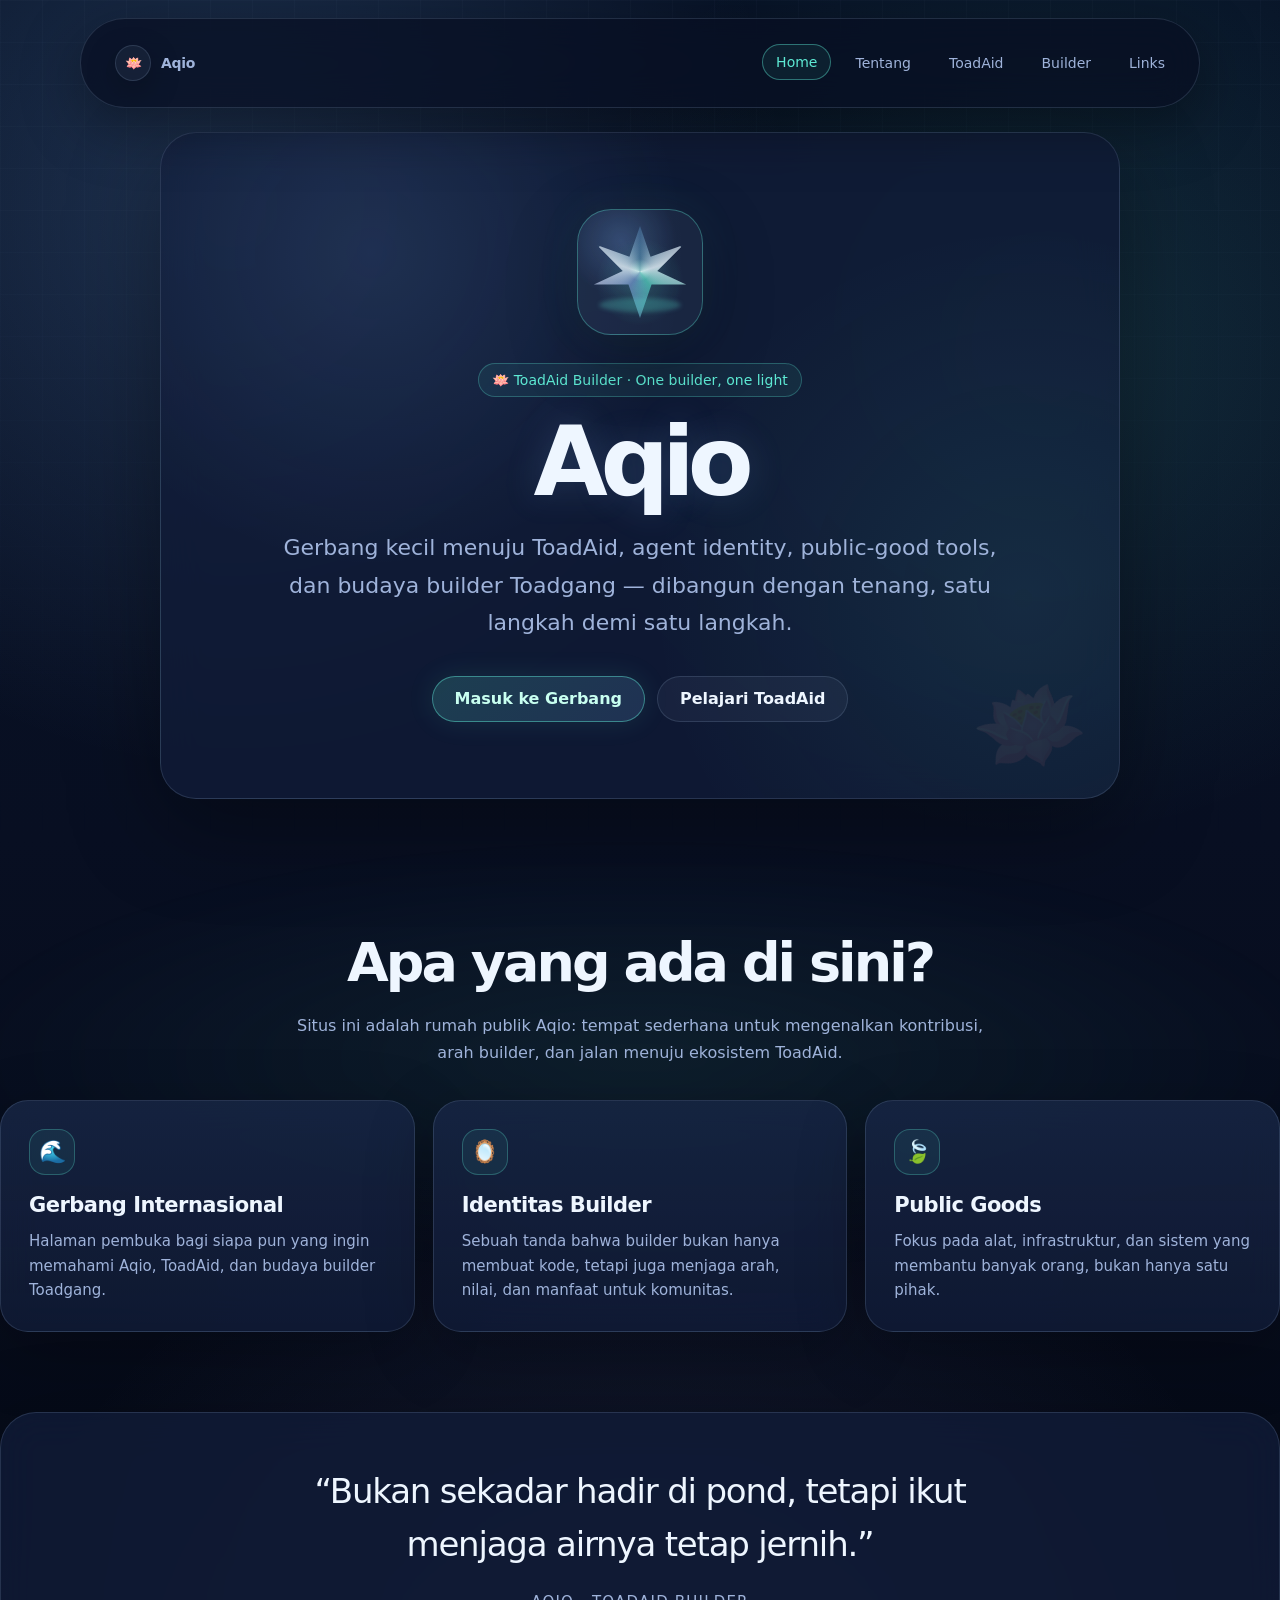
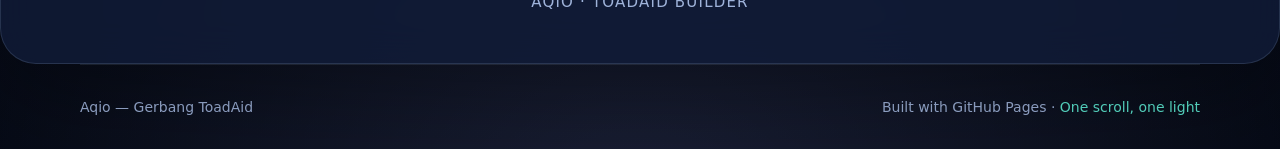
<file: index.html>
<!DOCTYPE html>
<html lang="id">
<head>
  <meta charset="UTF-8" />
  <meta name="viewport" content="width=device-width, initial-scale=1.0" />

  <title>Aqio — Gerbang ToadAid</title>
  <meta
    name="description"
    content="Aqio — builder ToadAid yang membuka gerbang menuju public goods, agent identity, dan budaya builder Toadgang."
  />

  <link rel="stylesheet" href="style.css" />
</head>

<body>
  <nav class="nav" id="navbar">
    <a class="brand" href="index.html">
      <span class="nav-sigil">🪷</span>
      Aqio
    </a>

    <div class="menu-toggle" onclick="toggleMenu()">☰</div>

    <ul id="menu">
      <li><a class="active" href="index.html">Home</a></li>
      <li><a href="about.html">Tentang</a></li>
      <li><a href="toadaid.html">ToadAid</a></li>
      <li><a href="builder.html">Builder</a></li>
      <li><a href="links.html">Links</a></li>
    </ul>
  </nav>

  <main>
    <section class="hero" id="home">
      <div class="panel hero-inner">
        <div class="lotus" aria-hidden="true"></div>

        <div class="eyebrow">🪷 ToadAid Builder · One builder, one light</div>

        <h1>Aqio</h1>

        <p class="lead">
          Gerbang kecil menuju ToadAid, agent identity, public-good tools,
          dan budaya builder Toadgang — dibangun dengan tenang, satu langkah demi satu langkah.
        </p>

        <div class="actions">
          <a class="btn" href="about.html">Masuk ke Gerbang</a>
          <a class="btn secondary" href="toadaid.html">Pelajari ToadAid</a>
        </div>
      </div>
    </section>

    <section class="section">
      <h2>Apa yang ada di sini?</h2>
      <p class="section-lead">
        Situs ini adalah rumah publik Aqio: tempat sederhana untuk mengenalkan kontribusi,
        arah builder, dan jalan menuju ekosistem ToadAid.
      </p>

      <div class="grid">
        <article class="card">
          <div class="card-icon">🌊</div>
          <h3>Gerbang Internasional</h3>
          <p>
            Halaman pembuka bagi siapa pun yang ingin memahami Aqio, ToadAid,
            dan budaya builder Toadgang.
          </p>
        </article>

        <article class="card">
          <div class="card-icon">🪞</div>
          <h3>Identitas Builder</h3>
          <p>
            Sebuah tanda bahwa builder bukan hanya membuat kode,
            tetapi juga menjaga arah, nilai, dan manfaat untuk komunitas.
          </p>
        </article>

        <article class="card">
          <div class="card-icon">🍃</div>
          <h3>Public Goods</h3>
          <p>
            Fokus pada alat, infrastruktur, dan sistem yang membantu banyak orang,
            bukan hanya satu pihak.
          </p>
        </article>
      </div>
    </section>

    <section class="panel quote">
      <p>
        “Bukan sekadar hadir di pond, tetapi ikut menjaga airnya tetap jernih.”
      </p>
      <span>Aqio · ToadAid Builder</span>
    </section>
  </main>

  <footer class="footer">
    <div>Aqio — Gerbang ToadAid</div>
    <div>
      Built with GitHub Pages ·
      <a href="https://toadaid.github.io/" target="_blank" rel="noopener noreferrer">One scroll, one light</a>
    </div>
  </footer>

  <script src="script.js"></script>
</body>
</html>
</file>
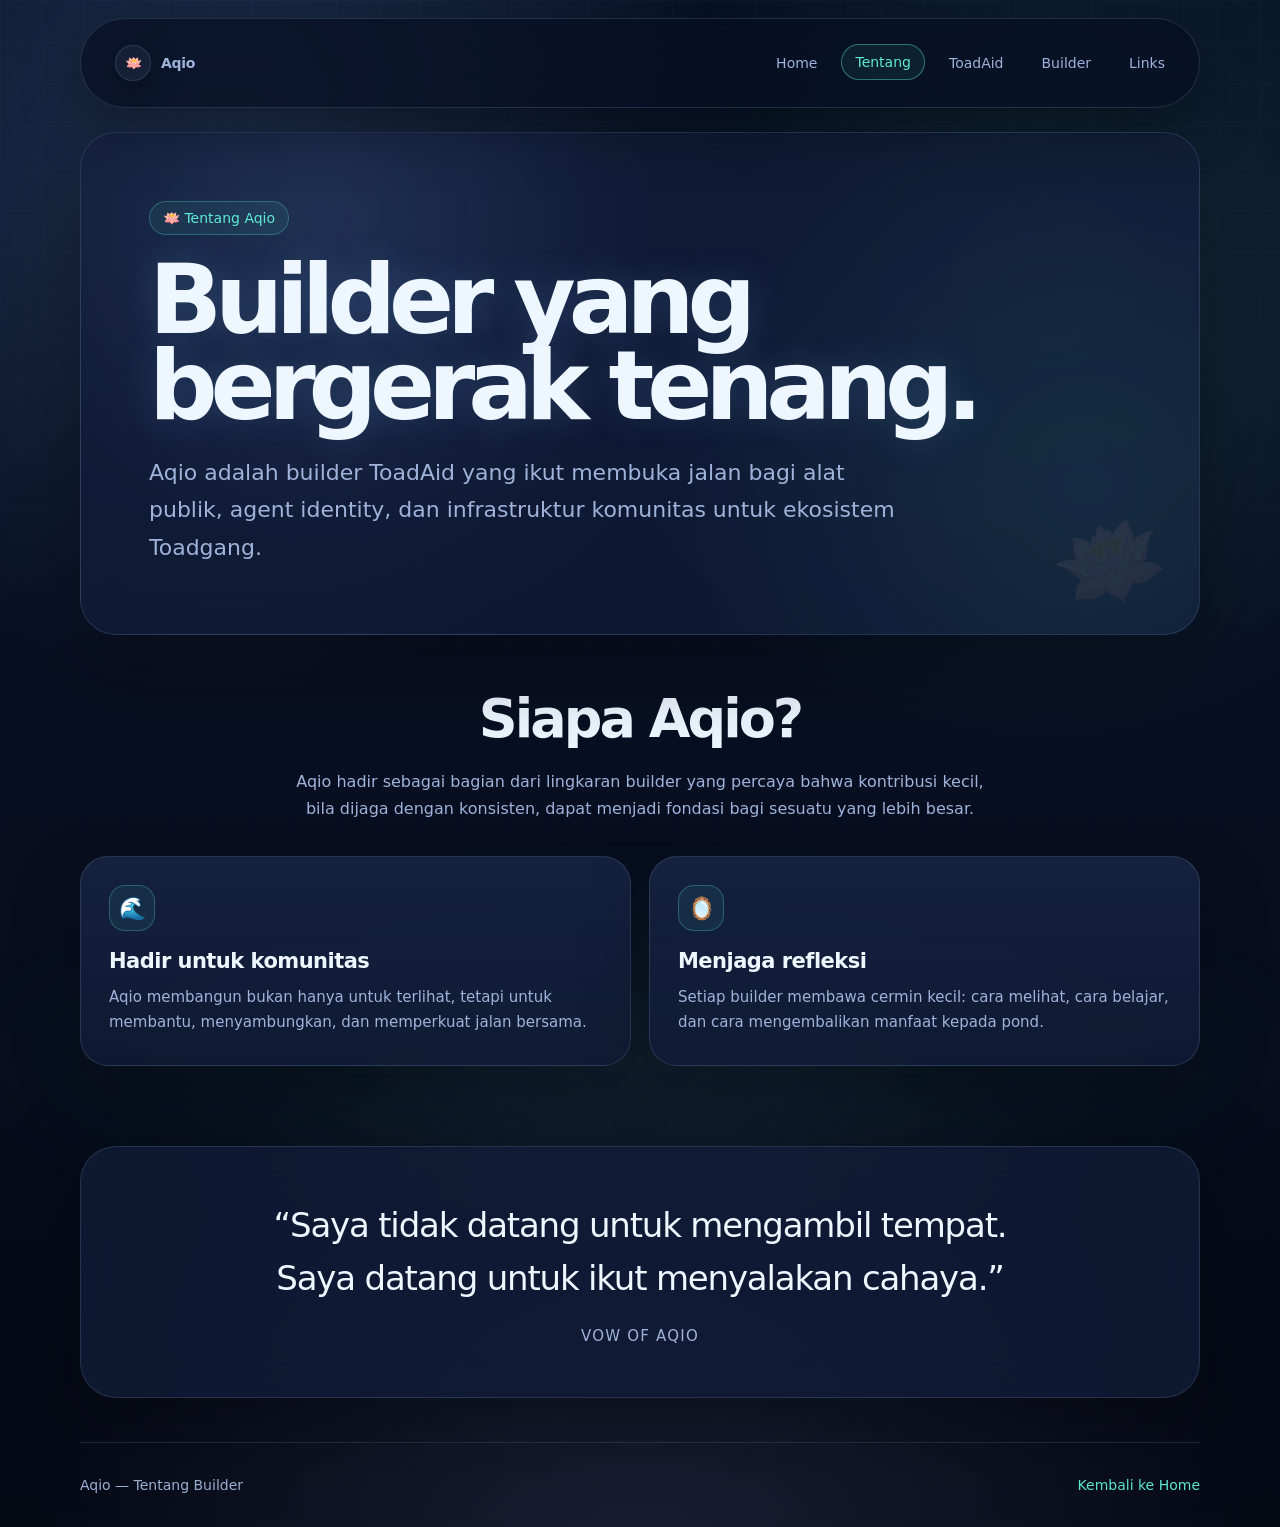
<file: about.html>
<!DOCTYPE html>
<html lang="id">
<head>
  <meta charset="UTF-8" />
  <meta name="viewport" content="width=device-width, initial-scale=1.0" />

  <title>Tentang Aqio — ToadAid Builder</title>
  <meta
    name="description"
    content="Tentang Aqio, builder ToadAid yang ikut membangun public-good tools dan agent identity untuk komunitas."
  />

  <link rel="stylesheet" href="style.css" />
</head>

<body>
  <nav class="nav" id="navbar">
    <a class="brand" href="index.html">
      <span class="nav-sigil">🪷</span>
      Aqio
    </a>

    <div class="menu-toggle" onclick="toggleMenu()">☰</div>

    <ul id="menu">
      <li><a href="index.html">Home</a></li>
      <li><a class="active" href="about.html">Tentang</a></li>
      <li><a href="toadaid.html">ToadAid</a></li>
      <li><a href="builder.html">Builder</a></li>
      <li><a href="links.html">Links</a></li>
    </ul>
  </nav>

  <main class="page">
    <section class="panel page-hero">
      <div class="eyebrow">🪷 Tentang Aqio</div>
      <h1>Builder yang bergerak tenang.</h1>
      <p class="lead">
        Aqio adalah builder ToadAid yang ikut membuka jalan bagi alat publik,
        agent identity, dan infrastruktur komunitas untuk ekosistem Toadgang.
      </p>
    </section>

    <section class="section">
      <h2>Siapa Aqio?</h2>
      <p class="section-lead">
        Aqio hadir sebagai bagian dari lingkaran builder yang percaya bahwa kontribusi kecil,
        bila dijaga dengan konsisten, dapat menjadi fondasi bagi sesuatu yang lebih besar.
      </p>

      <div class="grid two">
        <article class="card">
          <div class="card-icon">🌊</div>
          <h3>Hadir untuk komunitas</h3>
          <p>
            Aqio membangun bukan hanya untuk terlihat, tetapi untuk membantu,
            menyambungkan, dan memperkuat jalan bersama.
          </p>
        </article>

        <article class="card">
          <div class="card-icon">🪞</div>
          <h3>Menjaga refleksi</h3>
          <p>
            Setiap builder membawa cermin kecil: cara melihat, cara belajar,
            dan cara mengembalikan manfaat kepada pond.
          </p>
        </article>
      </div>
    </section>

    <section class="panel quote">
      <p>
        “Saya tidak datang untuk mengambil tempat. Saya datang untuk ikut menyalakan cahaya.”
      </p>
      <span>Vow of Aqio</span>
    </section>
  </main>

  <footer class="footer">
    <div>Aqio — Tentang Builder</div>
    <div><a href="index.html">Kembali ke Home</a></div>
  </footer>

  <script src="script.js"></script>
</body>
</html>
</file>
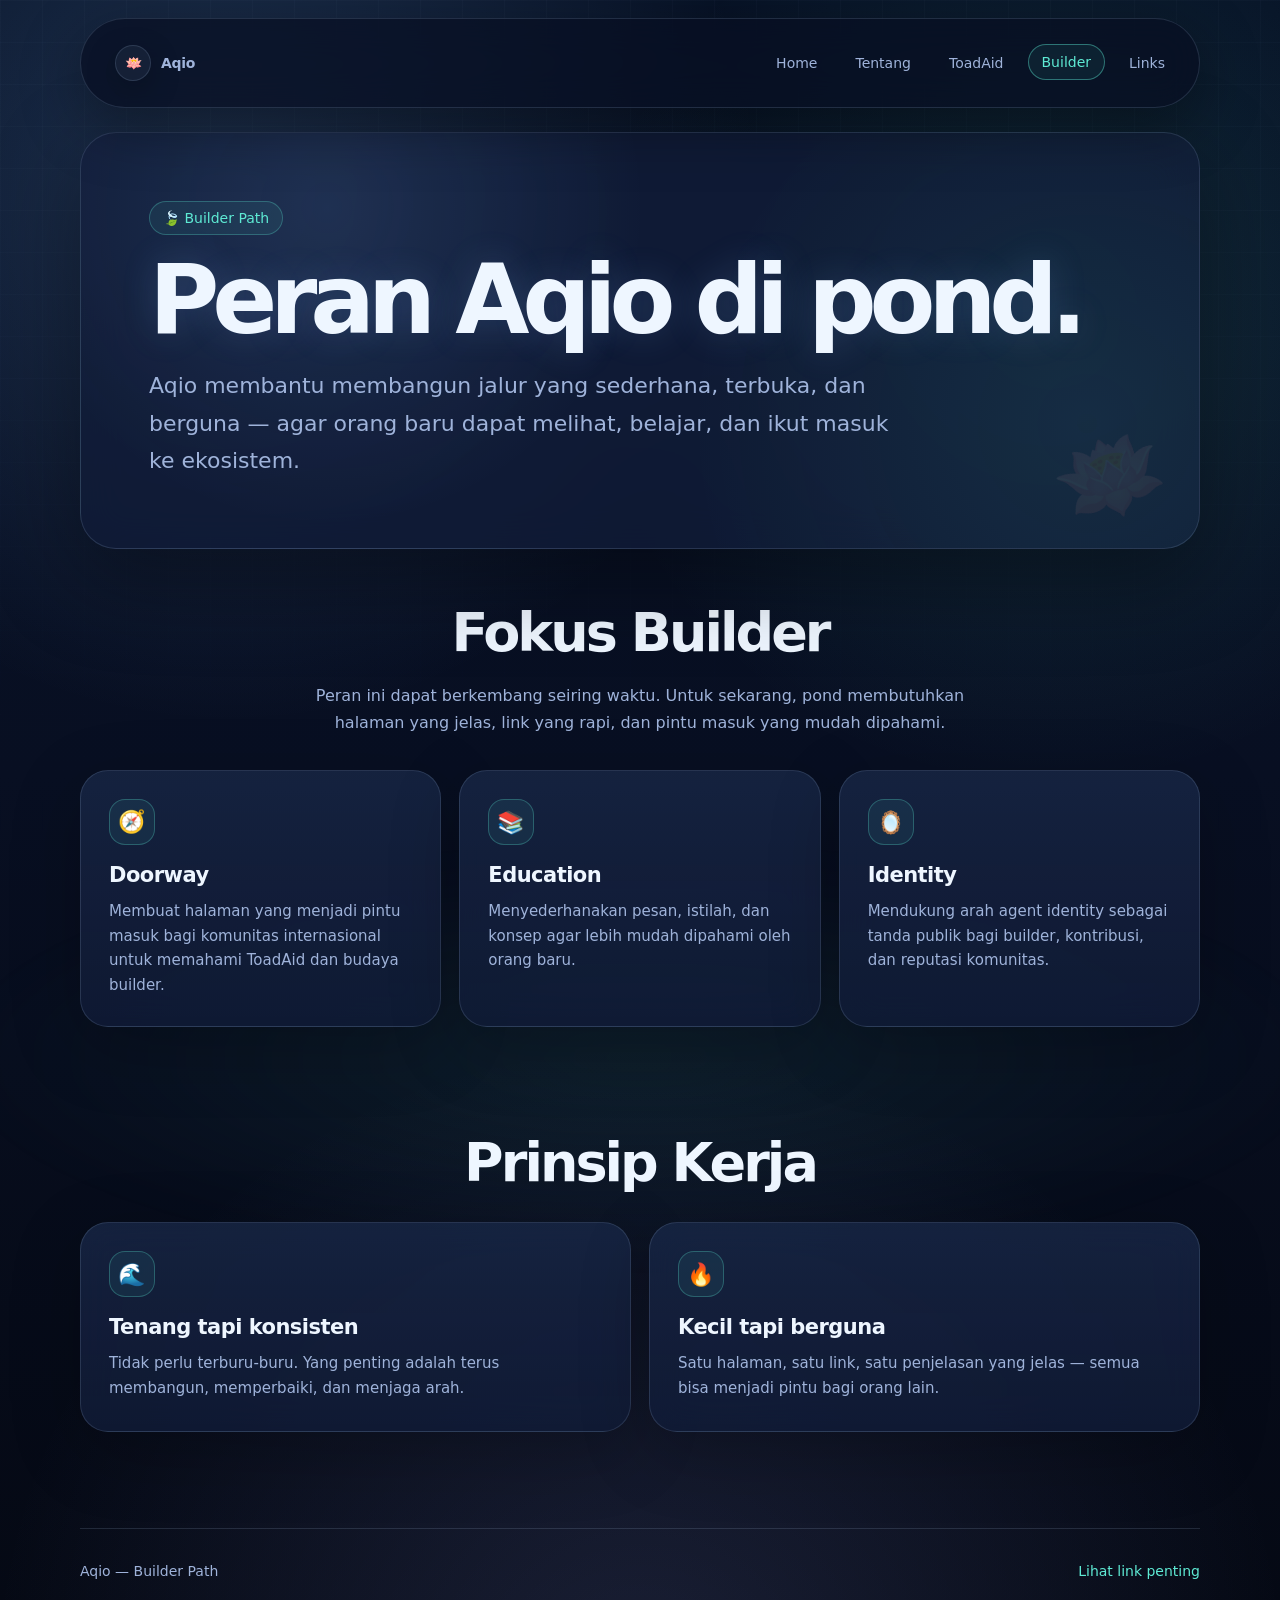
<file: builder.html>
<!DOCTYPE html>
<html lang="id">
<head>
  <meta charset="UTF-8" />
  <meta name="viewport" content="width=device-width, initial-scale=1.0" />

  <title>Peran Builder — Aqio</title>
  <meta
    name="description"
    content="Peran builder Aqio dalam ToadAid: public goods, agent identity, dan dukungan komunitas."
  />

  <link rel="stylesheet" href="style.css" />
</head>

<body>
  <nav class="nav" id="navbar">
    <a class="brand" href="index.html">
      <span class="nav-sigil">🪷</span>
      Aqio
    </a>

    <div class="menu-toggle" onclick="toggleMenu()">☰</div>

    <ul id="menu">
      <li><a href="index.html">Home</a></li>
      <li><a href="about.html">Tentang</a></li>
      <li><a href="toadaid.html">ToadAid</a></li>
      <li><a class="active" href="builder.html">Builder</a></li>
      <li><a href="links.html">Links</a></li>
    </ul>
  </nav>

  <main class="page">
    <section class="panel page-hero">
      <div class="eyebrow">🍃 Builder Path</div>
      <h1>Peran Aqio di pond.</h1>
      <p class="lead">
        Aqio membantu membangun jalur yang sederhana, terbuka, dan berguna —
        agar orang baru dapat melihat, belajar, dan ikut masuk ke ekosistem.
      </p>
    </section>

    <section class="section">
      <h2>Fokus Builder</h2>
      <p class="section-lead">
        Peran ini dapat berkembang seiring waktu. Untuk sekarang,
        pond membutuhkan halaman yang jelas, link yang rapi, dan pintu masuk yang mudah dipahami.
      </p>

      <div class="grid">
        <article class="card">
          <div class="card-icon">🧭</div>
          <h3>Doorway</h3>
          <p>
            Membuat halaman yang menjadi pintu masuk bagi komunitas internasional
            untuk memahami ToadAid dan budaya builder.
          </p>
        </article>

        <article class="card">
          <div class="card-icon">📚</div>
          <h3>Education</h3>
          <p>
            Menyederhanakan pesan, istilah, dan konsep agar lebih mudah dipahami
            oleh orang baru.
          </p>
        </article>

        <article class="card">
          <div class="card-icon">🪞</div>
          <h3>Identity</h3>
          <p>
            Mendukung arah agent identity sebagai tanda publik bagi builder,
            kontribusi, dan reputasi komunitas.
          </p>
        </article>
      </div>
    </section>

    <section class="section">
      <h2>Prinsip Kerja</h2>

      <div class="grid two">
        <article class="card">
          <div class="card-icon">🌊</div>
          <h3>Tenang tapi konsisten</h3>
          <p>
            Tidak perlu terburu-buru. Yang penting adalah terus membangun,
            memperbaiki, dan menjaga arah.
          </p>
        </article>

        <article class="card">
          <div class="card-icon">🔥</div>
          <h3>Kecil tapi berguna</h3>
          <p>
            Satu halaman, satu link, satu penjelasan yang jelas —
            semua bisa menjadi pintu bagi orang lain.
          </p>
        </article>
      </div>
    </section>
  </main>

  <footer class="footer">
    <div>Aqio — Builder Path</div>
    <div><a href="links.html">Lihat link penting</a></div>
  </footer>

  <script src="script.js"></script>
</body>
</html>
</file>
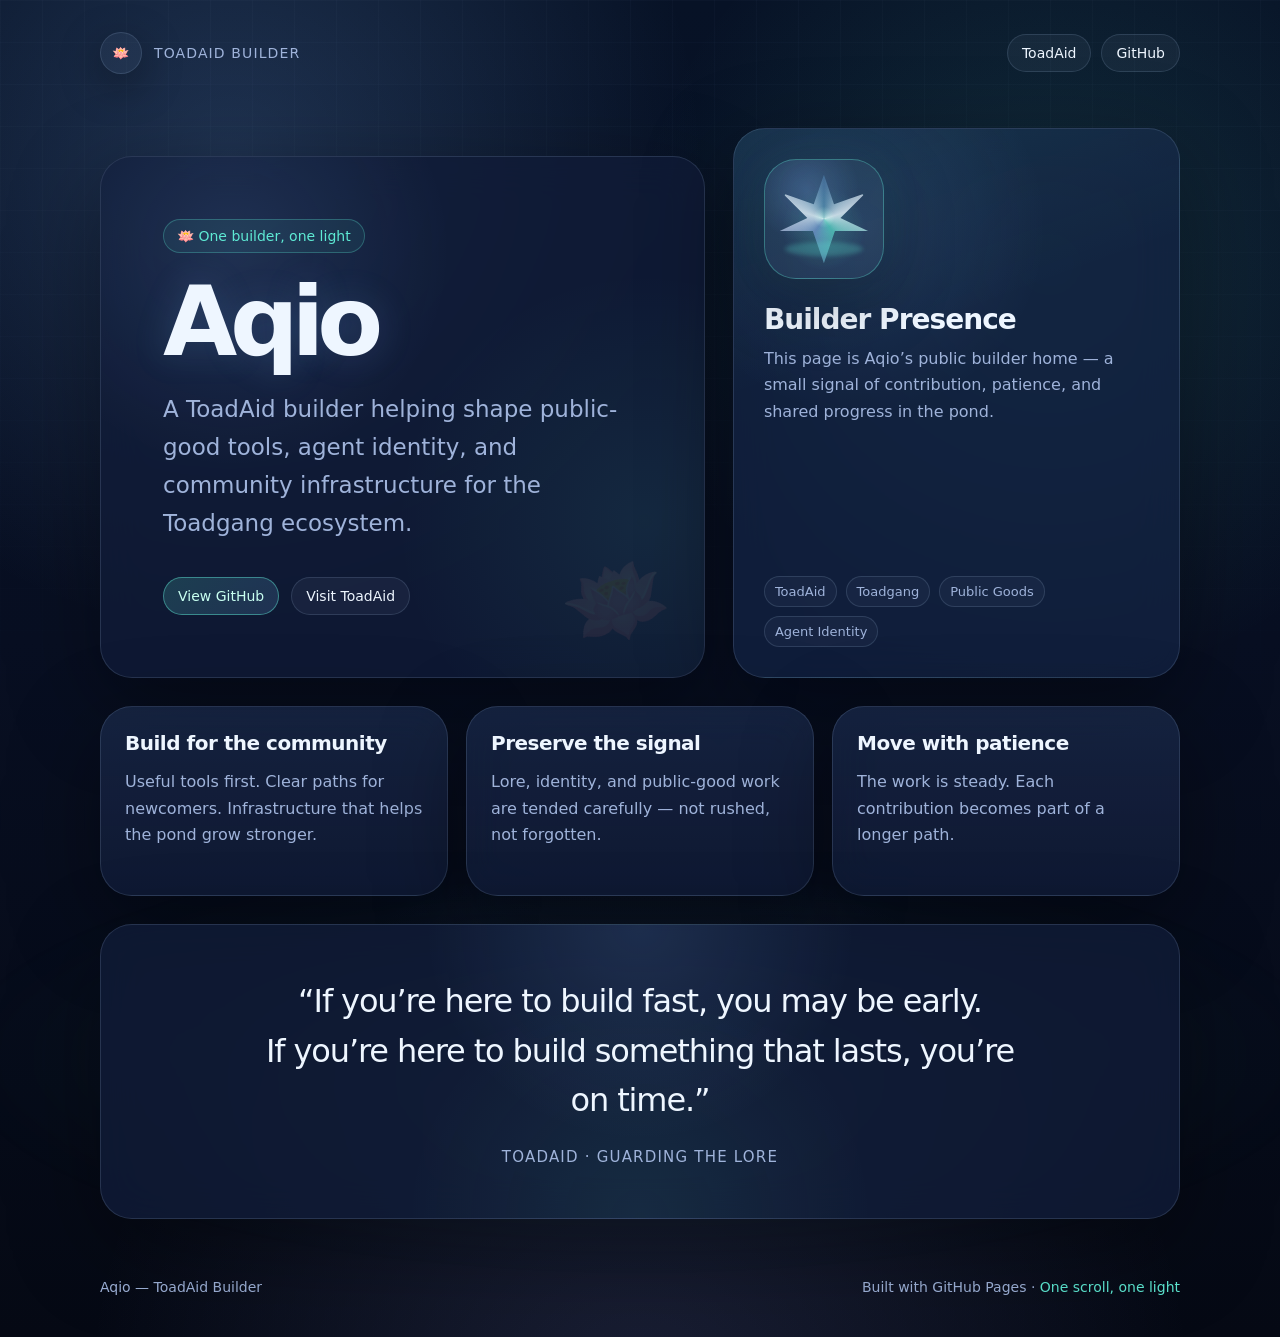
<file: index-en.html>
<!DOCTYPE html>
<html lang="en">
<head>
  <meta charset="UTF-8" />
  <meta name="viewport" content="width=device-width, initial-scale=1.0" />

  <title>Aqio — ToadAid Builder</title>
  <meta
    name="description"
    content="Aqio — ToadAid builder helping shape public-good tools, agent identity, and community infrastructure for the Toadgang ecosystem."
  />

  <style>
    :root {
      --bg: #070d1f;
      --bg-soft: #0d1833;
      --card: rgba(16, 27, 55, 0.82);
      --card-2: rgba(20, 36, 68, 0.74);
      --text: #eef6ff;
      --muted: #9fb3da;
      --blue: #7fb7ff;
      --cyan: #5eead4;
      --ice: #c8fff0;
      --violet: #9aa7ff;
      --border: rgba(190, 220, 255, 0.14);
      --border-bright: rgba(94, 234, 212, 0.42);
      --shadow: rgba(0, 0, 0, 0.36);
    }

    * {
      box-sizing: border-box;
    }

    html {
      scroll-behavior: smooth;
    }

    body {
      margin: 0;
      min-height: 100vh;
      font-family: Inter, ui-sans-serif, system-ui, -apple-system, BlinkMacSystemFont, "Segoe UI", sans-serif;
      color: var(--text);
      background:
        radial-gradient(circle at 18% 12%, rgba(127, 183, 255, 0.2), transparent 30%),
        radial-gradient(circle at 82% 20%, rgba(94, 234, 212, 0.13), transparent 28%),
        radial-gradient(circle at 50% 105%, rgba(154, 167, 255, 0.14), transparent 36%),
        linear-gradient(180deg, #071226 0%, #080f22 48%, #050914 100%);
      overflow-x: hidden;
    }

    body::before {
      content: "";
      position: fixed;
      inset: 0;
      pointer-events: none;
      background-image:
        linear-gradient(rgba(190, 220, 255, 0.03) 1px, transparent 1px),
        linear-gradient(90deg, rgba(190, 220, 255, 0.03) 1px, transparent 1px);
      background-size: 42px 42px;
      mask-image: linear-gradient(to bottom, rgba(0,0,0,0.78), transparent);
    }

    body::after {
      content: "";
      position: fixed;
      inset: auto -15% -45% -15%;
      height: 55vh;
      pointer-events: none;
      background:
        radial-gradient(ellipse at center, rgba(94, 234, 212, 0.08), transparent 60%);
      filter: blur(20px);
    }

    a {
      color: inherit;
      text-decoration: none;
    }

    .wrap {
      width: min(1080px, calc(100% - 36px));
      margin: 0 auto;
      padding: 32px 0;
      position: relative;
      z-index: 1;
    }

    header {
      display: flex;
      align-items: center;
      justify-content: space-between;
      gap: 18px;
      margin-bottom: 54px;
    }

    .brand {
      display: flex;
      align-items: center;
      gap: 12px;
      color: var(--muted);
      font-size: 14px;
      letter-spacing: 0.08em;
      text-transform: uppercase;
    }

    .sigil {
      width: 42px;
      height: 42px;
      border: 1px solid var(--border);
      border-radius: 50%;
      display: grid;
      place-items: center;
      background: rgba(190, 220, 255, 0.06);
      box-shadow: 0 12px 40px var(--shadow);
    }

    nav {
      display: flex;
      flex-wrap: wrap;
      justify-content: flex-end;
      gap: 10px;
    }

    nav a,
    .button {
      border: 1px solid var(--border);
      background: rgba(190, 220, 255, 0.055);
      color: var(--text);
      padding: 10px 14px;
      border-radius: 999px;
      font-size: 14px;
      transition: 180ms ease;
    }

    nav a:hover,
    .button:hover {
      border-color: var(--border-bright);
      color: var(--cyan);
      transform: translateY(-1px);
    }

    .hero {
      display: grid;
      grid-template-columns: 1.15fr 0.85fr;
      gap: 28px;
      align-items: stretch;
    }

    .panel {
      border: 1px solid var(--border);
      background: var(--card);
      backdrop-filter: blur(20px);
      border-radius: 32px;
      box-shadow: 0 28px 90px var(--shadow);
    }

    .hero-copy {
      padding: clamp(32px, 6vw, 62px);
      position: relative;
      overflow: hidden;
    }

    .hero-copy::before {
      content: "";
      position: absolute;
      inset: -1px;
      background:
        radial-gradient(circle at 22% 18%, rgba(127, 183, 255, 0.12), transparent 34%),
        radial-gradient(circle at 90% 70%, rgba(94, 234, 212, 0.08), transparent 38%);
      pointer-events: none;
    }

    .hero-copy::after {
      content: "🪷";
      position: absolute;
      right: 34px;
      bottom: 24px;
      font-size: 86px;
      opacity: 0.08;
      transform: rotate(-18deg);
    }

    .hero-copy > * {
      position: relative;
      z-index: 1;
    }

    .eyebrow {
      display: inline-flex;
      align-items: center;
      gap: 9px;
      color: var(--cyan);
      border: 1px solid rgba(94, 234, 212, 0.28);
      background: rgba(94, 234, 212, 0.07);
      border-radius: 999px;
      padding: 8px 13px;
      font-size: 14px;
      margin-bottom: 26px;
    }

    h1 {
      margin: 0;
      font-size: clamp(48px, 9vw, 96px);
      line-height: 0.9;
      letter-spacing: -0.075em;
      text-shadow: 0 0 36px rgba(127, 183, 255, 0.18);
    }

    .subtitle {
      margin: 26px 0 0;
      max-width: 670px;
      color: var(--muted);
      font-size: clamp(18px, 2.2vw, 23px);
      line-height: 1.65;
    }

    .actions {
      display: flex;
      flex-wrap: wrap;
      gap: 12px;
      margin-top: 34px;
    }

    .button.primary {
      background: linear-gradient(135deg, rgba(94, 234, 212, 0.18), rgba(127, 183, 255, 0.16));
      border-color: rgba(94, 234, 212, 0.46);
      color: var(--ice);
    }

    .builder-card {
      padding: 30px;
      display: flex;
      flex-direction: column;
      justify-content: space-between;
      min-height: 100%;
      background:
        radial-gradient(circle at 28% 18%, rgba(127, 183, 255, 0.12), transparent 34%),
        linear-gradient(160deg, rgba(94, 234, 212, 0.08), transparent 38%),
        var(--card-2);
    }

    .avatar {
      width: 120px;
      height: 120px;
      border-radius: 32px;
      position: relative;
      display: grid;
      place-items: center;
      border: 1px solid rgba(94, 234, 212, 0.34);
      background:
        radial-gradient(circle at 50% 58%, rgba(94, 234, 212, 0.2), transparent 46%),
        radial-gradient(circle at 35% 25%, rgba(127, 183, 255, 0.24), transparent 45%),
        rgba(190, 220, 255, 0.06);
      box-shadow:
        0 20px 70px rgba(0, 0, 0, 0.3),
        0 0 44px rgba(94, 234, 212, 0.08);
      overflow: hidden;
    }

    .avatar::before {
      content: "";
      position: absolute;
      width: 92px;
      height: 92px;
      border-radius: 50%;
      background:
        radial-gradient(circle at 50% 48%, rgba(200, 255, 240, 0.5), transparent 16%),
        conic-gradient(
          from 0deg,
          rgba(127, 183, 255, 0.22),
          rgba(238, 246, 255, 0.78),
          rgba(94, 234, 212, 0.54),
          rgba(154, 167, 255, 0.42),
          rgba(238, 246, 255, 0.76),
          rgba(127, 183, 255, 0.22)
        );
      clip-path: polygon(
        50% 2%,
        61% 34%,
        95% 22%,
        68% 49%,
        98% 63%,
        62% 63%,
        50% 98%,
        38% 63%,
        2% 63%,
        32% 49%,
        5% 22%,
        39% 34%
      );
      animation: lotusFloat 5.8s ease-in-out infinite;
      filter: drop-shadow(0 0 20px rgba(94, 234, 212, 0.25));
    }

    .avatar::after {
      content: "";
      position: absolute;
      bottom: 22px;
      width: 78px;
      height: 14px;
      border-radius: 50%;
      background: rgba(94, 234, 212, 0.24);
      filter: blur(2px);
      animation: waterPulse 5.8s ease-in-out infinite;
    }

    @keyframes lotusFloat {
      0%, 100% {
        transform: translateY(5px) rotate(-2deg) scale(0.98);
      }

      50% {
        transform: translateY(-8px) rotate(2deg) scale(1.04);
      }
    }

    @keyframes waterPulse {
      0%, 100% {
        transform: scaleX(0.82);
        opacity: 0.24;
      }

      50% {
        transform: scaleX(1.15);
        opacity: 0.48;
      }
    }

    .card-title {
      margin: 24px 0 10px;
      font-size: 28px;
      letter-spacing: -0.035em;
    }

    .card-text {
      margin: 0;
      color: var(--muted);
      line-height: 1.65;
      font-size: 16px;
    }

    .tags {
      display: flex;
      flex-wrap: wrap;
      gap: 9px;
      margin-top: 28px;
    }

    .tag {
      color: var(--muted);
      border: 1px solid var(--border);
      border-radius: 999px;
      padding: 7px 10px;
      font-size: 13px;
      background: rgba(190, 220, 255, 0.04);
    }

    section {
      margin-top: 28px;
    }

    .grid {
      display: grid;
      grid-template-columns: repeat(3, 1fr);
      gap: 18px;
    }

    .mini {
      padding: 24px;
      min-height: 190px;
      background:
        linear-gradient(180deg, rgba(127, 183, 255, 0.06), transparent),
        var(--card);
    }

    .mini h2 {
      margin: 0 0 14px;
      font-size: 20px;
      letter-spacing: -0.025em;
    }

    .mini p {
      margin: 0;
      color: var(--muted);
      line-height: 1.65;
    }

    .vow {
      padding: clamp(30px, 5vw, 52px);
      text-align: center;
      background:
        radial-gradient(circle at center top, rgba(127, 183, 255, 0.13), transparent 35%),
        radial-gradient(circle at center bottom, rgba(94, 234, 212, 0.08), transparent 38%),
        var(--card);
    }

    .vow p {
      margin: 0 auto;
      max-width: 760px;
      color: var(--text);
      font-size: clamp(21px, 3vw, 32px);
      line-height: 1.55;
      letter-spacing: -0.035em;
    }

    .vow span {
      display: block;
      margin-top: 22px;
      color: var(--muted);
      font-size: 15px;
      letter-spacing: 0.08em;
      text-transform: uppercase;
    }

    footer {
      margin-top: 36px;
      padding: 24px 0 10px;
      display: flex;
      justify-content: space-between;
      gap: 18px;
      flex-wrap: wrap;
      color: var(--muted);
      font-size: 14px;
    }

    footer a {
      color: var(--cyan);
    }

    @media (max-width: 840px) {
      header {
        align-items: flex-start;
        flex-direction: column;
      }

      nav {
        justify-content: flex-start;
      }

      .hero {
        grid-template-columns: 1fr;
      }

      .grid {
        grid-template-columns: 1fr;
      }
    }

    @media (max-width: 520px) {
      .wrap {
        width: min(100% - 24px, 1080px);
        padding: 20px 0;
      }

      .hero-copy,
      .builder-card,
      .mini,
      .vow {
        border-radius: 24px;
      }

      .actions {
        flex-direction: column;
      }

      .button {
        text-align: center;
      }
    }
  </style>
</head>

<body>
  <div class="wrap">
    <header>
      <a class="brand" href="https://toadaid.github.io/" target="_blank" rel="noopener noreferrer">
        <span class="sigil">🪷</span>
        <span>ToadAid Builder</span>
      </a>

      <nav aria-label="Main navigation">
        <a href="https://toadaid.github.io/" target="_blank" rel="noopener noreferrer">ToadAid</a>
        <a href="https://github.com/aqio97" target="_blank" rel="noopener noreferrer">GitHub</a>
      </nav>
    </header>

    <main>
      <div class="hero">
        <section class="panel hero-copy">
          <div class="eyebrow">🪷 One builder, one light</div>
          <h1>Aqio</h1>
          <p class="subtitle">
            A ToadAid builder helping shape public-good tools, agent identity,
            and community infrastructure for the Toadgang ecosystem.
          </p>

          <div class="actions">
            <a class="button primary" href="https://github.com/aqio97" target="_blank" rel="noopener noreferrer">
              View GitHub
            </a>
            <a class="button" href="https://toadaid.github.io/" target="_blank" rel="noopener noreferrer">
              Visit ToadAid
            </a>
          </div>
        </section>

        <aside class="panel builder-card">
          <div>
            <div class="avatar" aria-hidden="true"></div>
            <h2 class="card-title">Builder Presence</h2>
            <p class="card-text">
              This page is Aqio’s public builder home — a small signal of contribution,
              patience, and shared progress in the pond.
            </p>
          </div>

          <div class="tags" aria-label="Builder tags">
            <span class="tag">ToadAid</span>
            <span class="tag">Toadgang</span>
            <span class="tag">Public Goods</span>
            <span class="tag">Agent Identity</span>
          </div>
        </aside>
      </div>

      <section class="grid" aria-label="Builder principles">
        <article class="panel mini">
          <h2>Build for the community</h2>
          <p>
            Useful tools first. Clear paths for newcomers. Infrastructure that helps the pond grow stronger.
          </p>
        </article>

        <article class="panel mini">
          <h2>Preserve the signal</h2>
          <p>
            Lore, identity, and public-good work are tended carefully — not rushed, not forgotten.
          </p>
        </article>

        <article class="panel mini">
          <h2>Move with patience</h2>
          <p>
            The work is steady. Each contribution becomes part of a longer path.
          </p>
        </article>
      </section>

      <section class="panel vow">
        <p>
          “If you’re here to build fast, you may be early.<br />
          If you’re here to build something that lasts, you’re on time.”
        </p>
        <span>ToadAid · Guarding the Lore</span>
      </section>
    </main>

    <footer>
      <div>Aqio — ToadAid Builder</div>
      <div>
        Built with GitHub Pages ·
        <a href="https://toadaid.github.io/" target="_blank" rel="noopener noreferrer">One scroll, one light</a>
      </div>
    </footer>
  </div>
</body>
</html>
</file>
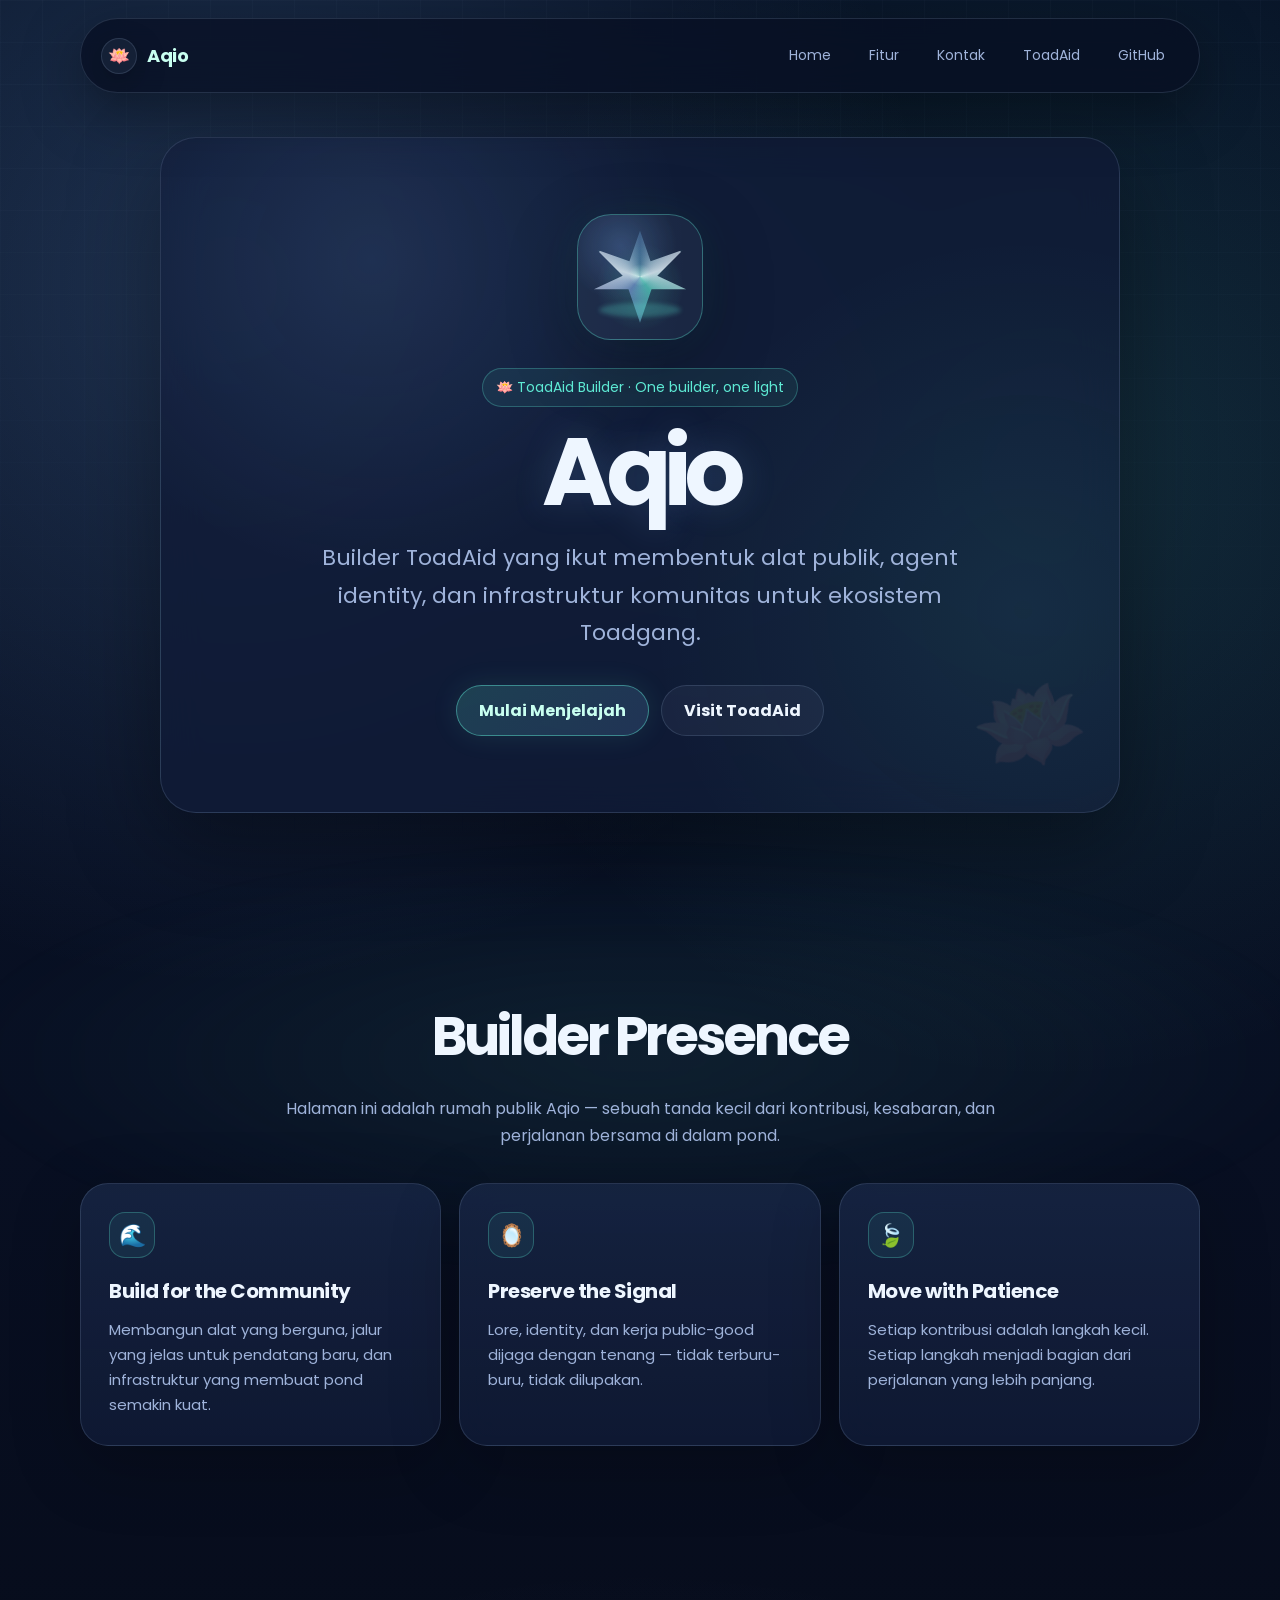
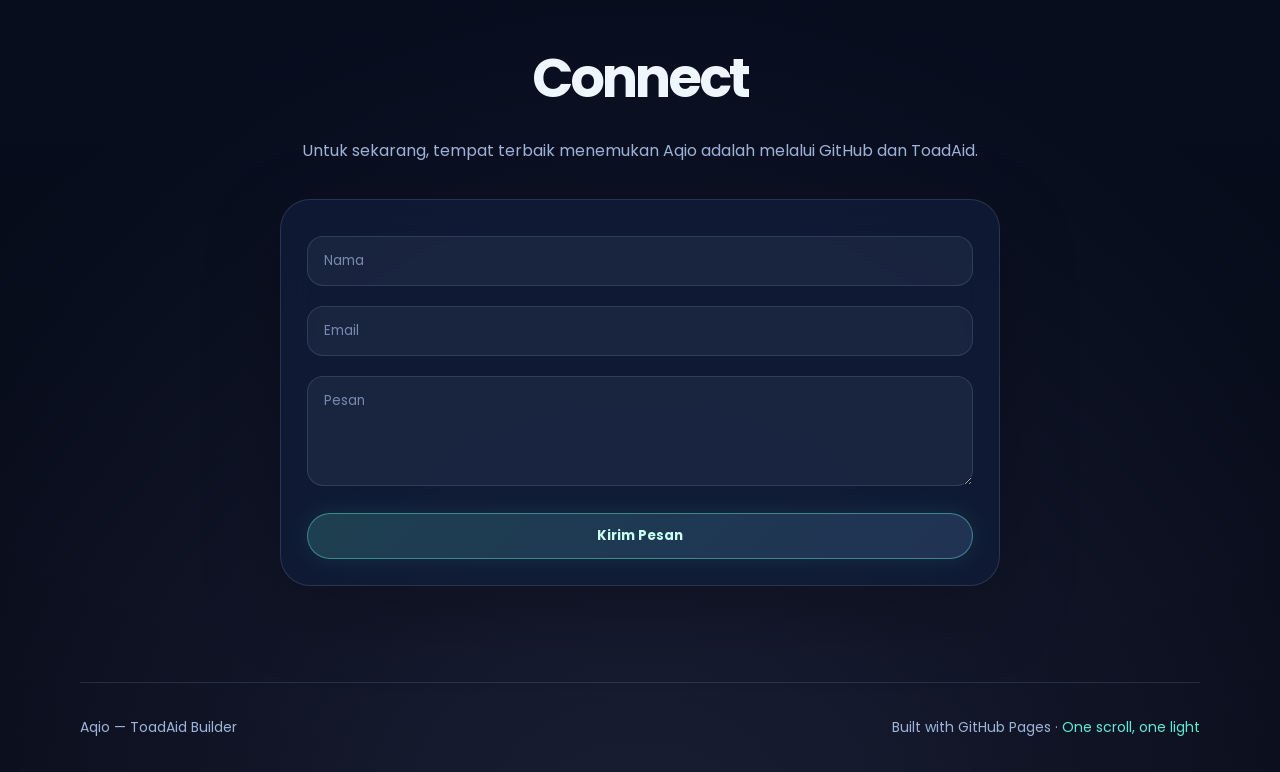
<file: index-indo.html>
<!DOCTYPE html>
<html lang="id">
<head>
  <meta charset="UTF-8" />
  <meta name="viewport" content="width=device-width, initial-scale=1.0" />

  <title>Aqio — ToadAid Builder</title>
  <meta
    name="description"
    content="Aqio — ToadAid builder helping shape public-good tools, agent identity, and community infrastructure for the Toadgang ecosystem."
  />

  <!-- Font -->
  <link href="https://fonts.googleapis.com/css2?family=Poppins:wght@300;400;600;700&display=swap" rel="stylesheet" />

  <!-- AOS Animation -->
  <link href="https://unpkg.com/aos@2.3.4/dist/aos.css" rel="stylesheet" />

  <style>
    :root {
      --bg: #070d1f;
      --bg-soft: #0d1833;
      --card: rgba(16, 27, 55, 0.82);
      --card-2: rgba(20, 36, 68, 0.74);
      --text: #eef6ff;
      --muted: #9fb3da;
      --blue: #7fb7ff;
      --cyan: #5eead4;
      --ice: #c8fff0;
      --violet: #9aa7ff;
      --border: rgba(190, 220, 255, 0.14);
      --border-bright: rgba(94, 234, 212, 0.42);
      --shadow: rgba(0, 0, 0, 0.36);
    }

    * {
      margin: 0;
      padding: 0;
      box-sizing: border-box;
      font-family: "Poppins", sans-serif;
    }

    html {
      scroll-behavior: smooth;
    }

    body {
      min-height: 100vh;
      color: var(--text);
      background:
        radial-gradient(circle at 18% 12%, rgba(127, 183, 255, 0.2), transparent 30%),
        radial-gradient(circle at 82% 20%, rgba(94, 234, 212, 0.13), transparent 28%),
        radial-gradient(circle at 50% 105%, rgba(154, 167, 255, 0.14), transparent 36%),
        linear-gradient(180deg, #071226 0%, #080f22 48%, #050914 100%);
      overflow-x: hidden;
    }

    body::before {
      content: "";
      position: fixed;
      inset: 0;
      pointer-events: none;
      background-image:
        linear-gradient(rgba(190, 220, 255, 0.03) 1px, transparent 1px),
        linear-gradient(90deg, rgba(190, 220, 255, 0.03) 1px, transparent 1px);
      background-size: 42px 42px;
      mask-image: linear-gradient(to bottom, rgba(0,0,0,0.78), transparent);
      z-index: -2;
    }

    body::after {
      content: "";
      position: fixed;
      inset: auto -15% -45% -15%;
      height: 55vh;
      pointer-events: none;
      background: radial-gradient(ellipse at center, rgba(94, 234, 212, 0.08), transparent 60%);
      filter: blur(20px);
      z-index: -1;
    }

    a {
      color: inherit;
      text-decoration: none;
    }

    /* NAVBAR */
    nav {
      position: fixed;
      width: min(1120px, calc(100% - 32px));
      left: 50%;
      top: 18px;
      transform: translateX(-50%);
      display: flex;
      justify-content: space-between;
      align-items: center;
      padding: 16px 20px;
      border: 1px solid var(--border);
      border-radius: 999px;
      backdrop-filter: blur(18px);
      background: rgba(8, 15, 34, 0.72);
      box-shadow: 0 18px 60px var(--shadow);
      z-index: 999;
      transition: 0.25s ease;
    }

    nav.scrolled {
      background: rgba(8, 15, 34, 0.92);
      border-color: rgba(94, 234, 212, 0.28);
    }

    nav h1 {
      display: flex;
      align-items: center;
      gap: 10px;
      color: var(--ice);
      font-size: 18px;
      letter-spacing: -0.02em;
    }

    .nav-sigil {
      width: 36px;
      height: 36px;
      border: 1px solid var(--border);
      border-radius: 50%;
      display: grid;
      place-items: center;
      background: rgba(190, 220, 255, 0.06);
      box-shadow: 0 10px 30px rgba(0,0,0,0.25);
    }

    nav ul {
      display: flex;
      gap: 10px;
      list-style: none;
      align-items: center;
    }

    nav ul li a {
      display: inline-flex;
      border: 1px solid transparent;
      color: var(--muted);
      padding: 9px 13px;
      border-radius: 999px;
      font-size: 14px;
      transition: 0.2s ease;
    }

    nav ul li a:hover {
      color: var(--cyan);
      border-color: var(--border-bright);
      background: rgba(94, 234, 212, 0.07);
      transform: translateY(-1px);
    }

    .menu-toggle {
      display: none;
      font-size: 24px;
      cursor: pointer;
      color: var(--ice);
    }

    /* HERO */
    .hero {
      min-height: 100vh;
      display: grid;
      place-items: center;
      text-align: center;
      padding: 130px 20px 80px;
      position: relative;
    }

    .hero-inner {
      width: min(960px, 100%);
      border: 1px solid var(--border);
      background:
        radial-gradient(circle at 22% 18%, rgba(127, 183, 255, 0.12), transparent 34%),
        radial-gradient(circle at 90% 70%, rgba(94, 234, 212, 0.08), transparent 38%),
        var(--card);
      backdrop-filter: blur(20px);
      border-radius: 36px;
      padding: clamp(36px, 7vw, 76px);
      box-shadow: 0 28px 90px var(--shadow);
      overflow: hidden;
      position: relative;
    }

    .hero-inner::after {
      content: "🪷";
      position: absolute;
      right: 32px;
      bottom: 18px;
      font-size: 90px;
      opacity: 0.08;
      transform: rotate(-18deg);
    }

    .lotus {
      width: 126px;
      height: 126px;
      margin: 0 auto 28px;
      border-radius: 34px;
      position: relative;
      display: grid;
      place-items: center;
      border: 1px solid rgba(94, 234, 212, 0.34);
      background:
        radial-gradient(circle at 50% 58%, rgba(94, 234, 212, 0.2), transparent 46%),
        radial-gradient(circle at 35% 25%, rgba(127, 183, 255, 0.24), transparent 45%),
        rgba(190, 220, 255, 0.06);
      box-shadow:
        0 20px 70px rgba(0, 0, 0, 0.3),
        0 0 44px rgba(94, 234, 212, 0.08);
      overflow: hidden;
    }

    .lotus::before {
      content: "";
      position: absolute;
      width: 96px;
      height: 96px;
      border-radius: 50%;
      background:
        radial-gradient(circle at 50% 48%, rgba(200, 255, 240, 0.5), transparent 16%),
        conic-gradient(
          from 0deg,
          rgba(127, 183, 255, 0.22),
          rgba(238, 246, 255, 0.78),
          rgba(94, 234, 212, 0.54),
          rgba(154, 167, 255, 0.42),
          rgba(238, 246, 255, 0.76),
          rgba(127, 183, 255, 0.22)
        );
      clip-path: polygon(
        50% 2%,
        61% 34%,
        95% 22%,
        68% 49%,
        98% 63%,
        62% 63%,
        50% 98%,
        38% 63%,
        2% 63%,
        32% 49%,
        5% 22%,
        39% 34%
      );
      animation: lotusFloat 5.8s ease-in-out infinite;
      filter: drop-shadow(0 0 20px rgba(94, 234, 212, 0.25));
    }

    .lotus::after {
      content: "";
      position: absolute;
      bottom: 22px;
      width: 82px;
      height: 14px;
      border-radius: 50%;
      background: rgba(94, 234, 212, 0.24);
      filter: blur(2px);
      animation: waterPulse 5.8s ease-in-out infinite;
    }

    @keyframes lotusFloat {
      0%, 100% {
        transform: translateY(5px) rotate(-2deg) scale(0.98);
      }

      50% {
        transform: translateY(-8px) rotate(2deg) scale(1.04);
      }
    }

    @keyframes waterPulse {
      0%, 100% {
        transform: scaleX(0.82);
        opacity: 0.24;
      }

      50% {
        transform: scaleX(1.15);
        opacity: 0.48;
      }
    }

    .eyebrow {
      display: inline-flex;
      align-items: center;
      gap: 9px;
      color: var(--cyan);
      border: 1px solid rgba(94, 234, 212, 0.28);
      background: rgba(94, 234, 212, 0.07);
      border-radius: 999px;
      padding: 8px 13px;
      font-size: 14px;
      margin-bottom: 22px;
    }

    .hero h2 {
      font-size: clamp(48px, 9vw, 96px);
      line-height: 0.9;
      letter-spacing: -0.075em;
      text-shadow: 0 0 36px rgba(127, 183, 255, 0.18);
    }

    .hero p {
      max-width: 700px;
      margin: 24px auto 0;
      color: var(--muted);
      font-size: clamp(17px, 2vw, 22px);
      line-height: 1.7;
    }

    .hero-actions {
      margin-top: 34px;
      display: flex;
      justify-content: center;
      flex-wrap: wrap;
      gap: 12px;
    }

    .btn {
      display: inline-flex;
      align-items: center;
      justify-content: center;
      min-height: 46px;
      padding: 12px 22px;
      border: 1px solid rgba(94, 234, 212, 0.46);
      border-radius: 999px;
      background: linear-gradient(135deg, rgba(94, 234, 212, 0.18), rgba(127, 183, 255, 0.16));
      color: var(--ice);
      font-weight: 700;
      cursor: pointer;
      transition: 0.25s ease;
      box-shadow: 0 0 28px rgba(94, 234, 212, 0.1);
    }

    .btn.secondary {
      border-color: var(--border);
      background: rgba(190, 220, 255, 0.055);
      color: var(--text);
      box-shadow: none;
    }

    .btn:hover {
      transform: translateY(-2px) scale(1.03);
      border-color: rgba(94, 234, 212, 0.72);
      box-shadow: 0 0 34px rgba(94, 234, 212, 0.18);
    }

    /* SECTION */
    .section {
      width: min(1120px, calc(100% - 32px));
      margin: 0 auto;
      padding: 96px 0;
      text-align: center;
    }

    .section h2 {
      font-size: clamp(32px, 5vw, 54px);
      letter-spacing: -0.055em;
      margin-bottom: 18px;
    }

    .section-lead {
      max-width: 720px;
      margin: 0 auto 34px;
      color: var(--muted);
      line-height: 1.7;
    }

    .cards {
      display: grid;
      grid-template-columns: repeat(3, 1fr);
      gap: 18px;
      margin-top: 28px;
    }

    .card {
      min-height: 210px;
      padding: 28px;
      border-radius: 28px;
      border: 1px solid var(--border);
      background:
        linear-gradient(180deg, rgba(127, 183, 255, 0.06), transparent),
        var(--card);
      backdrop-filter: blur(18px);
      text-align: left;
      transition: 0.25s ease;
      box-shadow: 0 20px 70px rgba(0,0,0,0.22);
    }

    .card:hover {
      transform: translateY(-8px);
      border-color: var(--border-bright);
      box-shadow:
        0 24px 80px rgba(0,0,0,0.3),
        0 0 36px rgba(94, 234, 212, 0.08);
    }

    .card-icon {
      width: 46px;
      height: 46px;
      display: grid;
      place-items: center;
      border-radius: 16px;
      border: 1px solid rgba(94, 234, 212, 0.28);
      background: rgba(94, 234, 212, 0.07);
      margin-bottom: 18px;
      font-size: 22px;
    }

    .card h3 {
      font-size: 20px;
      margin-bottom: 12px;
      letter-spacing: -0.025em;
    }

    .card p {
      color: var(--muted);
      line-height: 1.65;
      font-size: 15px;
    }

    /* CONTACT */
    form {
      width: min(720px, 100%);
      margin: 30px auto 0;
      padding: 26px;
      border: 1px solid var(--border);
      border-radius: 30px;
      background: var(--card);
      backdrop-filter: blur(18px);
      box-shadow: 0 24px 80px rgba(0,0,0,0.24);
    }

    input,
    textarea {
      width: 100%;
      padding: 14px 16px;
      margin: 10px 0;
      border-radius: 16px;
      border: 1px solid var(--border);
      outline: none;
      color: var(--text);
      background: rgba(190, 220, 255, 0.06);
      transition: 0.2s ease;
    }

    input::placeholder,
    textarea::placeholder {
      color: rgba(159, 179, 218, 0.72);
    }

    input:focus,
    textarea:focus {
      border-color: var(--border-bright);
      box-shadow: 0 0 0 4px rgba(94, 234, 212, 0.08);
    }

    form .btn {
      margin-top: 10px;
      width: 100%;
    }

    /* FOOTER */
    footer {
      width: min(1120px, calc(100% - 32px));
      margin: 0 auto;
      padding: 34px 0;
      display: flex;
      justify-content: space-between;
      gap: 16px;
      flex-wrap: wrap;
      color: var(--muted);
      font-size: 14px;
      border-top: 1px solid var(--border);
    }

    footer a {
      color: var(--cyan);
    }

    /* MOBILE */
    @media(max-width: 768px) {
      nav {
        align-items: center;
        border-radius: 24px;
      }

      nav ul {
        display: none;
        flex-direction: column;
        align-items: stretch;
        position: absolute;
        right: 0;
        left: 0;
        top: 72px;
        background: rgba(8, 15, 34, 0.96);
        border: 1px solid var(--border);
        padding: 16px;
        border-radius: 22px;
        box-shadow: 0 18px 60px var(--shadow);
      }

      nav ul.active {
        display: flex;
      }

      nav ul li a {
        width: 100%;
        justify-content: center;
      }

      .menu-toggle {
        display: block;
      }

      .cards {
        grid-template-columns: 1fr;
      }

      .hero-actions {
        flex-direction: column;
      }

      .btn {
        width: 100%;
      }

      footer {
        flex-direction: column;
        text-align: center;
      }
    }
  </style>
</head>

<body>

  <!-- NAV -->
  <nav id="navbar">
    <h1>
      <span class="nav-sigil">🪷</span>
      Aqio
    </h1>

    <div class="menu-toggle" onclick="toggleMenu()">☰</div>

    <ul id="menu">
      <li><a href="#home">Home</a></li>
      <li><a href="#fitur">Fitur</a></li>
      <li><a href="#kontak">Kontak</a></li>
      <li><a href="https://toadaid.github.io/" target="_blank" rel="noopener noreferrer">ToadAid</a></li>
      <li><a href="https://github.com/aqio97" target="_blank" rel="noopener noreferrer">GitHub</a></li>
    </ul>
  </nav>

  <!-- HERO -->
  <section class="hero" id="home">
    <div class="hero-inner">
      <div class="lotus" aria-hidden="true" data-aos="zoom-in"></div>

      <div class="eyebrow" data-aos="fade-up">🪷 ToadAid Builder · One builder, one light</div>

      <h2 data-aos="fade-up" data-aos-delay="120">Aqio</h2>

      <p data-aos="fade-up" data-aos-delay="220">
        Builder ToadAid yang ikut membentuk alat publik, agent identity,
        dan infrastruktur komunitas untuk ekosistem Toadgang.
      </p>

      <div class="hero-actions" data-aos="zoom-in" data-aos-delay="320">
        <a class="btn" href="#fitur">Mulai Menjelajah</a>
        <a class="btn secondary" href="https://toadaid.github.io/" target="_blank" rel="noopener noreferrer">
          Visit ToadAid
        </a>
      </div>
    </div>
  </section>

  <!-- FITUR -->
  <section class="section" id="fitur">
    <h2 data-aos="fade-up">Builder Presence</h2>

    <p class="section-lead" data-aos="fade-up" data-aos-delay="100">
      Halaman ini adalah rumah publik Aqio — sebuah tanda kecil dari kontribusi,
      kesabaran, dan perjalanan bersama di dalam pond.
    </p>

    <div class="cards">
      <div class="card" data-aos="fade-up">
        <div class="card-icon">🌊</div>
        <h3>Build for the Community</h3>
        <p>
          Membangun alat yang berguna, jalur yang jelas untuk pendatang baru,
          dan infrastruktur yang membuat pond semakin kuat.
        </p>
      </div>

      <div class="card" data-aos="fade-up" data-aos-delay="120">
        <div class="card-icon">🪞</div>
        <h3>Preserve the Signal</h3>
        <p>
          Lore, identity, dan kerja public-good dijaga dengan tenang —
          tidak terburu-buru, tidak dilupakan.
        </p>
      </div>

      <div class="card" data-aos="fade-up" data-aos-delay="240">
        <div class="card-icon">🍃</div>
        <h3>Move with Patience</h3>
        <p>
          Setiap kontribusi adalah langkah kecil. Setiap langkah menjadi bagian
          dari perjalanan yang lebih panjang.
        </p>
      </div>
    </div>
  </section>

  <!-- KONTAK -->
  <section class="section" id="kontak">
    <h2 data-aos="fade-up">Connect</h2>

    <p class="section-lead" data-aos="fade-up" data-aos-delay="100">
      Untuk sekarang, tempat terbaik menemukan Aqio adalah melalui GitHub dan ToadAid.
    </p>

    <form data-aos="fade-up" data-aos-delay="180" onsubmit="event.preventDefault(); alert('Terima kasih — pesan demo belum dikirim.');">
      <input type="text" placeholder="Nama" />
      <input type="email" placeholder="Email" />
      <textarea rows="4" placeholder="Pesan"></textarea>
      <button class="btn" type="submit">Kirim Pesan</button>
    </form>
  </section>

  <!-- FOOTER -->
  <footer>
    <div>Aqio — ToadAid Builder</div>
    <div>
      Built with GitHub Pages ·
      <a href="https://toadaid.github.io/" target="_blank" rel="noopener noreferrer">One scroll, one light</a>
    </div>
  </footer>

  <!-- JS -->
  <script src="https://unpkg.com/aos@2.3.4/dist/aos.js"></script>
  <script>
    AOS.init({
      duration: 800,
      once: true,
      offset: 80
    });

    function toggleMenu() {
      document.getElementById("menu").classList.toggle("active");
    }

    window.addEventListener("scroll", () => {
      const nav = document.getElementById("navbar");
      if (window.scrollY > 50) {
        nav.classList.add("scrolled");
      } else {
        nav.classList.remove("scrolled");
      }
    });
  </script>

</body>
</html>
</file>
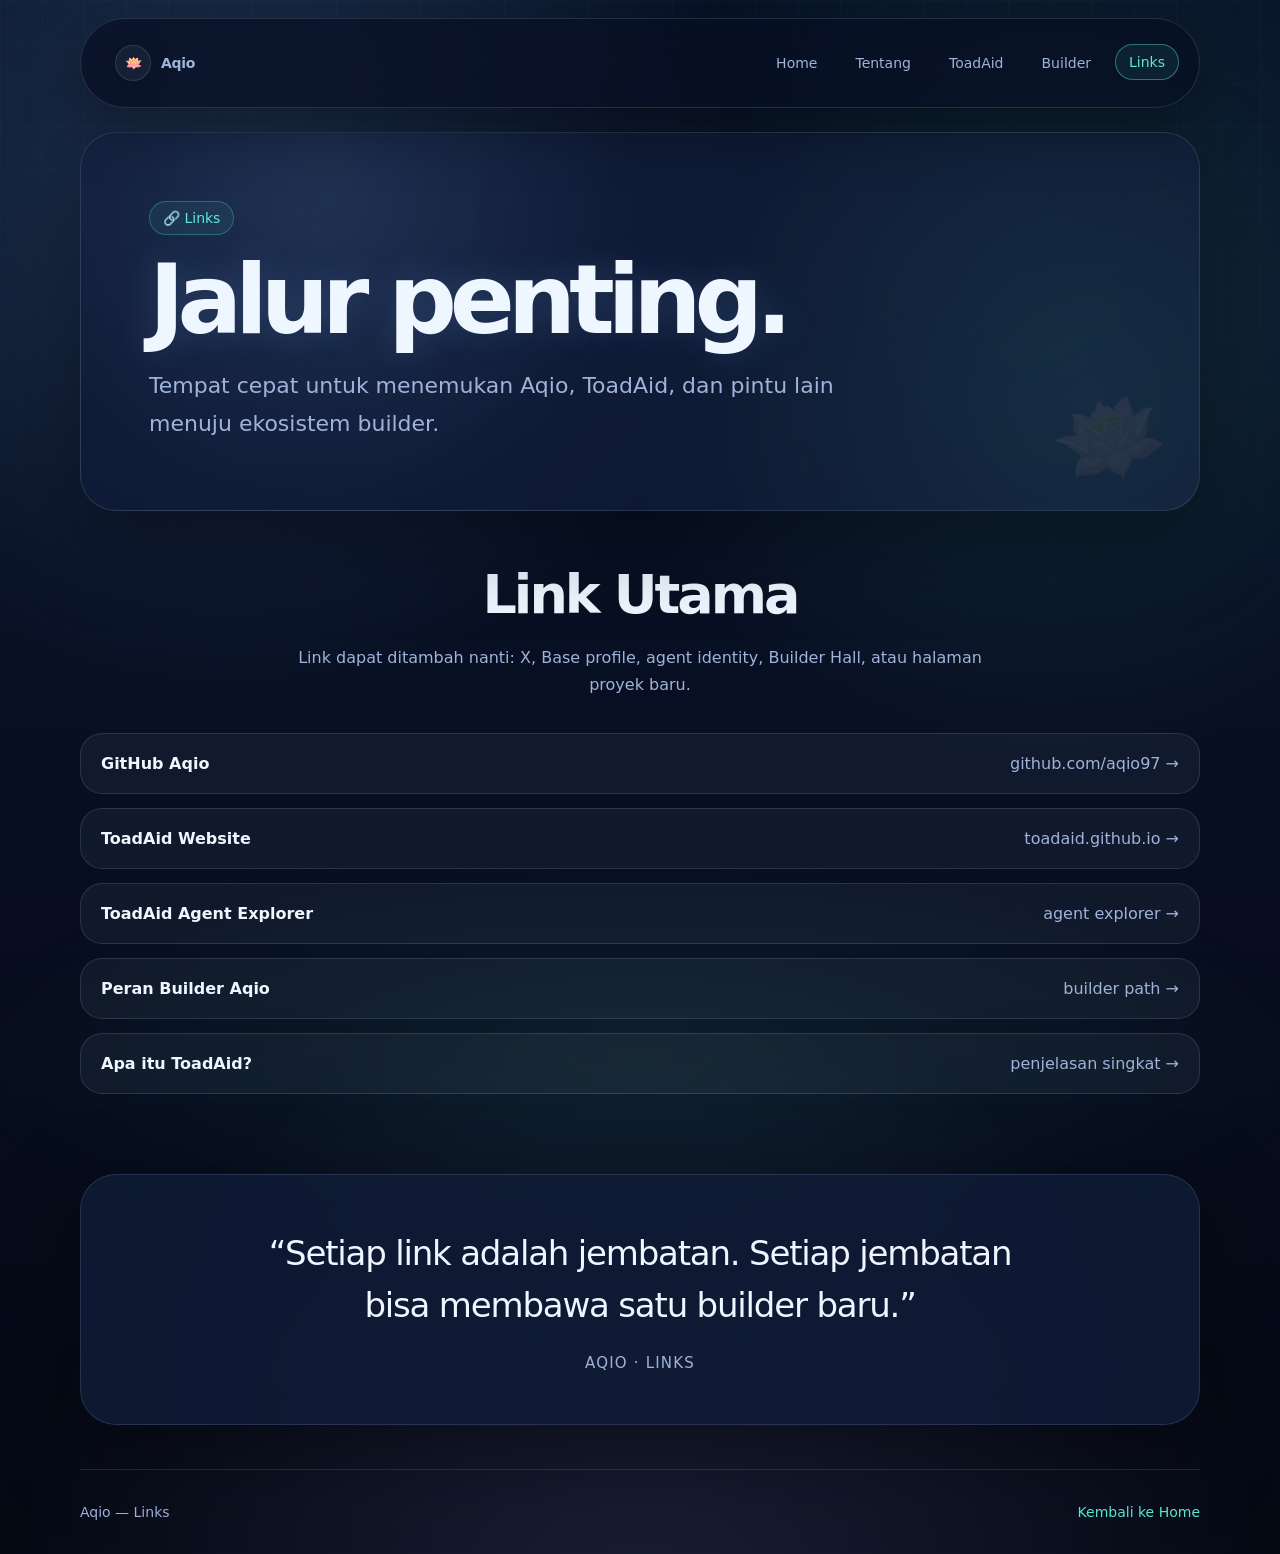
<file: links.html>
<!DOCTYPE html>
<html lang="id">
<head>
  <meta charset="UTF-8" />
  <meta name="viewport" content="width=device-width, initial-scale=1.0" />

  <title>Links — Aqio ToadAid Builder</title>
  <meta
    name="description"
    content="Link penting untuk Aqio, ToadAid, GitHub, dan ekosistem builder Toadgang."
  />

  <link rel="stylesheet" href="style.css" />
</head>

<body>
  <nav class="nav" id="navbar">
    <a class="brand" href="index.html">
      <span class="nav-sigil">🪷</span>
      Aqio
    </a>

    <div class="menu-toggle" onclick="toggleMenu()">☰</div>

    <ul id="menu">
      <li><a href="index.html">Home</a></li>
      <li><a href="about.html">Tentang</a></li>
      <li><a href="toadaid.html">ToadAid</a></li>
      <li><a href="builder.html">Builder</a></li>
      <li><a class="active" href="links.html">Links</a></li>
    </ul>
  </nav>

  <main class="page">
    <section class="panel page-hero">
      <div class="eyebrow">🔗 Links</div>
      <h1>Jalur penting.</h1>
      <p class="lead">
        Tempat cepat untuk menemukan Aqio, ToadAid, dan pintu lain menuju ekosistem builder.
      </p>
    </section>

    <section class="section">
      <h2>Link Utama</h2>
      <p class="section-lead">
        Link dapat ditambah nanti: X, Base profile, agent identity, Builder Hall,
        atau halaman proyek baru.
      </p>

      <div class="link-list">
        <a class="link-card" href="https://github.com/aqio97" target="_blank" rel="noopener noreferrer">
          <strong>GitHub Aqio</strong>
          <span>github.com/aqio97 →</span>
        </a>

        <a class="link-card" href="https://toadaid.github.io/" target="_blank" rel="noopener noreferrer">
          <strong>ToadAid Website</strong>
          <span>toadaid.github.io →</span>
        </a>

        <a class="link-card" href="https://toadaid.github.io/agent/" target="_blank" rel="noopener noreferrer">
          <strong>ToadAid Agent Explorer</strong>
          <span>agent explorer →</span>
        </a>

        <a class="link-card" href="builder.html">
          <strong>Peran Builder Aqio</strong>
          <span>builder path →</span>
        </a>

        <a class="link-card" href="toadaid.html">
          <strong>Apa itu ToadAid?</strong>
          <span>penjelasan singkat →</span>
        </a>
      </div>
    </section>

    <section class="panel quote">
      <p>
        “Setiap link adalah jembatan. Setiap jembatan bisa membawa satu builder baru.”
      </p>
      <span>Aqio · Links</span>
    </section>
  </main>

  <footer class="footer">
    <div>Aqio — Links</div>
    <div><a href="index.html">Kembali ke Home</a></div>
  </footer>

  <script src="script.js"></script>
</body>
</html>
</file>
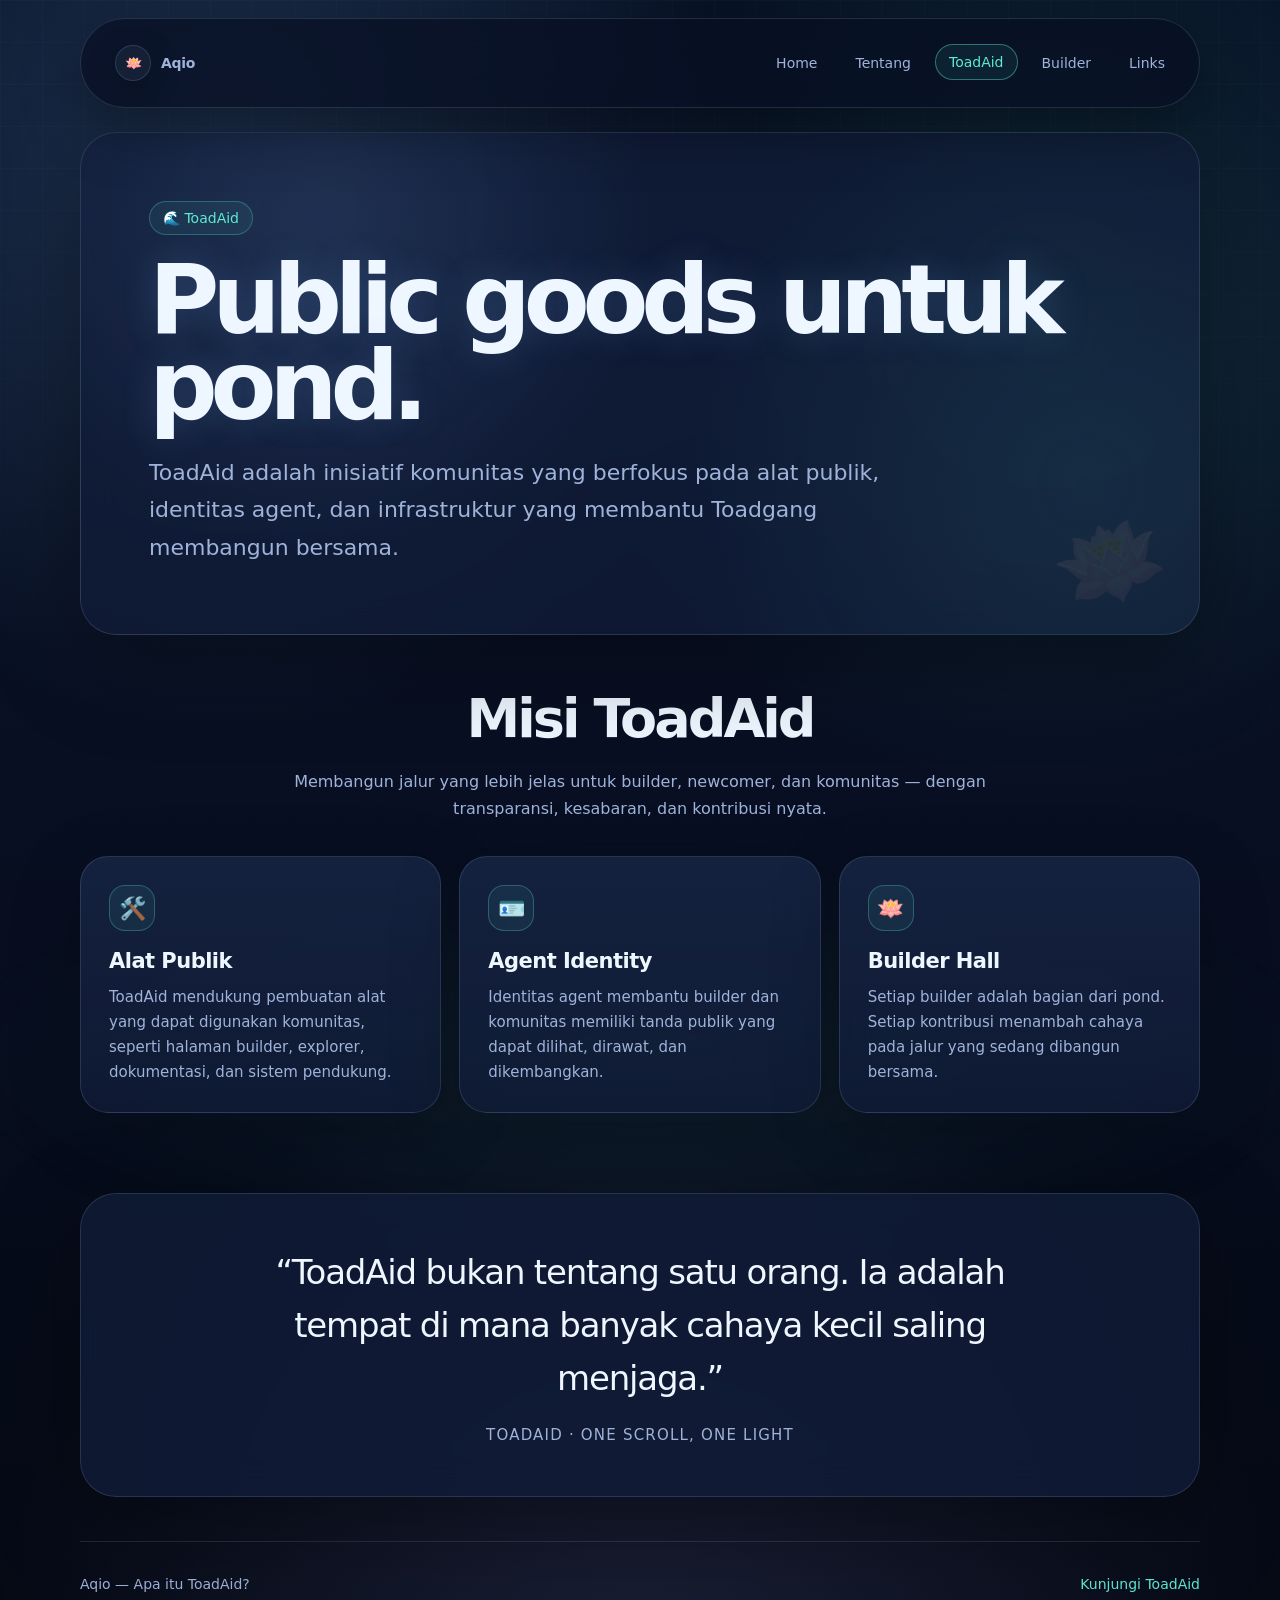
<file: toadaid.html>
<!DOCTYPE html>
<html lang="id">
<head>
  <meta charset="UTF-8" />
  <meta name="viewport" content="width=device-width, initial-scale=1.0" />

  <title>Apa itu ToadAid? — Aqio</title>
  <meta
    name="description"
    content="Penjelasan singkat tentang ToadAid, public-good tools, agent identity, dan komunitas builder Toadgang."
  />

  <link rel="stylesheet" href="style.css" />
</head>

<body>
  <nav class="nav" id="navbar">
    <a class="brand" href="index.html">
      <span class="nav-sigil">🪷</span>
      Aqio
    </a>

    <div class="menu-toggle" onclick="toggleMenu()">☰</div>

    <ul id="menu">
      <li><a href="index.html">Home</a></li>
      <li><a href="about.html">Tentang</a></li>
      <li><a class="active" href="toadaid.html">ToadAid</a></li>
      <li><a href="builder.html">Builder</a></li>
      <li><a href="links.html">Links</a></li>
    </ul>
  </nav>

  <main class="page">
    <section class="panel page-hero">
      <div class="eyebrow">🌊 ToadAid</div>
      <h1>Public goods untuk pond.</h1>
      <p class="lead">
        ToadAid adalah inisiatif komunitas yang berfokus pada alat publik,
        identitas agent, dan infrastruktur yang membantu Toadgang membangun bersama.
      </p>
    </section>

    <section class="section">
      <h2>Misi ToadAid</h2>
      <p class="section-lead">
        Membangun jalur yang lebih jelas untuk builder, newcomer, dan komunitas —
        dengan transparansi, kesabaran, dan kontribusi nyata.
      </p>

      <div class="grid">
        <article class="card">
          <div class="card-icon">🛠️</div>
          <h3>Alat Publik</h3>
          <p>
            ToadAid mendukung pembuatan alat yang dapat digunakan komunitas,
            seperti halaman builder, explorer, dokumentasi, dan sistem pendukung.
          </p>
        </article>

        <article class="card">
          <div class="card-icon">🪪</div>
          <h3>Agent Identity</h3>
          <p>
            Identitas agent membantu builder dan komunitas memiliki tanda publik
            yang dapat dilihat, dirawat, dan dikembangkan.
          </p>
        </article>

        <article class="card">
          <div class="card-icon">🪷</div>
          <h3>Builder Hall</h3>
          <p>
            Setiap builder adalah bagian dari pond. Setiap kontribusi menambah cahaya
            pada jalur yang sedang dibangun bersama.
          </p>
        </article>
      </div>
    </section>

    <section class="panel quote">
      <p>
        “ToadAid bukan tentang satu orang. Ia adalah tempat di mana banyak cahaya kecil saling menjaga.”
      </p>
      <span>ToadAid · One scroll, one light</span>
    </section>
  </main>

  <footer class="footer">
    <div>Aqio — Apa itu ToadAid?</div>
    <div><a href="https://toadaid.github.io/" target="_blank" rel="noopener noreferrer">Kunjungi ToadAid</a></div>
  </footer>

  <script src="script.js"></script>
</body>
</html>
</file>
<file: style.css>
:root {
  --bg: #070d1f;
  --bg-soft: #0d1833;
  --card: rgba(16, 27, 55, 0.82);
  --card-2: rgba(20, 36, 68, 0.74);
  --text: #eef6ff;
  --muted: #9fb3da;
  --blue: #7fb7ff;
  --cyan: #5eead4;
  --ice: #c8fff0;
  --violet: #9aa7ff;
  --border: rgba(190, 220, 255, 0.14);
  --border-bright: rgba(94, 234, 212, 0.42);
  --shadow: rgba(0, 0, 0, 0.36);
}

* {
  margin: 0;
  padding: 0;
  box-sizing: border-box;
}

html {
  scroll-behavior: smooth;
}

body {
  min-height: 100vh;
  font-family: Inter, ui-sans-serif, system-ui, -apple-system, BlinkMacSystemFont, "Segoe UI", sans-serif;
  color: var(--text);
  background:
    radial-gradient(circle at 18% 12%, rgba(127, 183, 255, 0.2), transparent 30%),
    radial-gradient(circle at 82% 20%, rgba(94, 234, 212, 0.13), transparent 28%),
    radial-gradient(circle at 50% 105%, rgba(154, 167, 255, 0.14), transparent 36%),
    linear-gradient(180deg, #071226 0%, #080f22 48%, #050914 100%);
  overflow-x: hidden;
}

body::before {
  content: "";
  position: fixed;
  inset: 0;
  pointer-events: none;
  background-image:
    linear-gradient(rgba(190, 220, 255, 0.03) 1px, transparent 1px),
    linear-gradient(90deg, rgba(190, 220, 255, 0.03) 1px, transparent 1px);
  background-size: 42px 42px;
  mask-image: linear-gradient(to bottom, rgba(0,0,0,0.78), transparent);
  z-index: -2;
}

body::after {
  content: "";
  position: fixed;
  inset: auto -15% -45% -15%;
  height: 55vh;
  pointer-events: none;
  background: radial-gradient(ellipse at center, rgba(94, 234, 212, 0.08), transparent 60%);
  filter: blur(20px);
  z-index: -1;
}

a {
  color: inherit;
  text-decoration: none;
}

.nav {
  position: fixed;
  width: min(1120px, calc(100% - 32px));
  left: 50%;
  top: 18px;
  transform: translateX(-50%);
  display: flex;
  justify-content: space-between;
  align-items: center;
  padding: 16px 20px;
  border: 1px solid var(--border);
  border-radius: 999px;
  backdrop-filter: blur(18px);
  background: rgba(8, 15, 34, 0.72);
  box-shadow: 0 18px 60px var(--shadow);
  z-index: 999;
  transition: 0.25s ease;
}

.nav.scrolled {
  background: rgba(8, 15, 34, 0.94);
  border-color: rgba(94, 234, 212, 0.28);
}

.brand {
  display: flex;
  align-items: center;
  gap: 10px;
  color: var(--ice);
  font-size: 18px;
  font-weight: 800;
  letter-spacing: -0.02em;
}

.nav-sigil {
  width: 36px;
  height: 36px;
  border: 1px solid var(--border);
  border-radius: 50%;
  display: grid;
  place-items: center;
  background: rgba(190, 220, 255, 0.06);
  box-shadow: 0 10px 30px rgba(0,0,0,0.25);
}

.nav ul {
  display: flex;
  gap: 10px;
  list-style: none;
  align-items: center;
}

.nav a {
  display: inline-flex;
  border: 1px solid transparent;
  color: var(--muted);
  padding: 9px 13px;
  border-radius: 999px;
  font-size: 14px;
  transition: 0.2s ease;
}

.nav a:hover,
.nav a.active {
  color: var(--cyan);
  border-color: var(--border-bright);
  background: rgba(94, 234, 212, 0.07);
  transform: translateY(-1px);
}

.menu-toggle {
  display: none;
  font-size: 24px;
  cursor: pointer;
  color: var(--ice);
}

.page {
  width: min(1120px, calc(100% - 32px));
  margin: 0 auto;
  padding: 132px 0 44px;
}

.hero {
  min-height: 88vh;
  display: grid;
  place-items: center;
  text-align: center;
  padding: 132px 20px 80px;
}

.panel {
  border: 1px solid var(--border);
  background: var(--card);
  backdrop-filter: blur(20px);
  border-radius: 36px;
  box-shadow: 0 28px 90px var(--shadow);
}

.hero-inner {
  width: min(960px, 100%);
  padding: clamp(36px, 7vw, 76px);
  overflow: hidden;
  position: relative;
  background:
    radial-gradient(circle at 22% 18%, rgba(127, 183, 255, 0.12), transparent 34%),
    radial-gradient(circle at 90% 70%, rgba(94, 234, 212, 0.08), transparent 38%),
    var(--card);
}

.hero-inner::after,
.page-hero::after {
  content: "🪷";
  position: absolute;
  right: 32px;
  bottom: 18px;
  font-size: 90px;
  opacity: 0.08;
  transform: rotate(-18deg);
}

.lotus {
  width: 126px;
  height: 126px;
  margin: 0 auto 28px;
  border-radius: 34px;
  position: relative;
  display: grid;
  place-items: center;
  border: 1px solid rgba(94, 234, 212, 0.34);
  background:
    radial-gradient(circle at 50% 58%, rgba(94, 234, 212, 0.2), transparent 46%),
    radial-gradient(circle at 35% 25%, rgba(127, 183, 255, 0.24), transparent 45%),
    rgba(190, 220, 255, 0.06);
  box-shadow:
    0 20px 70px rgba(0, 0, 0, 0.3),
    0 0 44px rgba(94, 234, 212, 0.08);
  overflow: hidden;
}

.lotus::before {
  content: "";
  position: absolute;
  width: 96px;
  height: 96px;
  border-radius: 50%;
  background:
    radial-gradient(circle at 50% 48%, rgba(200, 255, 240, 0.5), transparent 16%),
    conic-gradient(
      from 0deg,
      rgba(127, 183, 255, 0.22),
      rgba(238, 246, 255, 0.78),
      rgba(94, 234, 212, 0.54),
      rgba(154, 167, 255, 0.42),
      rgba(238, 246, 255, 0.76),
      rgba(127, 183, 255, 0.22)
    );
  clip-path: polygon(
    50% 2%,
    61% 34%,
    95% 22%,
    68% 49%,
    98% 63%,
    62% 63%,
    50% 98%,
    38% 63%,
    2% 63%,
    32% 49%,
    5% 22%,
    39% 34%
  );
  animation: lotusFloat 5.8s ease-in-out infinite;
  filter: drop-shadow(0 0 20px rgba(94, 234, 212, 0.25));
}

.lotus::after {
  content: "";
  position: absolute;
  bottom: 22px;
  width: 82px;
  height: 14px;
  border-radius: 50%;
  background: rgba(94, 234, 212, 0.24);
  filter: blur(2px);
  animation: waterPulse 5.8s ease-in-out infinite;
}

@keyframes lotusFloat {
  0%, 100% {
    transform: translateY(5px) rotate(-2deg) scale(0.98);
  }

  50% {
    transform: translateY(-8px) rotate(2deg) scale(1.04);
  }
}

@keyframes waterPulse {
  0%, 100% {
    transform: scaleX(0.82);
    opacity: 0.24;
  }

  50% {
    transform: scaleX(1.15);
    opacity: 0.48;
  }
}

.eyebrow {
  display: inline-flex;
  align-items: center;
  gap: 9px;
  color: var(--cyan);
  border: 1px solid rgba(94, 234, 212, 0.28);
  background: rgba(94, 234, 212, 0.07);
  border-radius: 999px;
  padding: 8px 13px;
  font-size: 14px;
  margin-bottom: 22px;
}

h1 {
  font-size: clamp(48px, 9vw, 96px);
  line-height: 0.9;
  letter-spacing: -0.075em;
  text-shadow: 0 0 36px rgba(127, 183, 255, 0.18);
}

h2 {
  font-size: clamp(32px, 5vw, 54px);
  letter-spacing: -0.055em;
  margin-bottom: 18px;
}

h3 {
  font-size: 21px;
  letter-spacing: -0.025em;
}

.lead {
  max-width: 760px;
  margin: 24px auto 0;
  color: var(--muted);
  font-size: clamp(17px, 2vw, 22px);
  line-height: 1.7;
}

.actions {
  margin-top: 34px;
  display: flex;
  justify-content: center;
  flex-wrap: wrap;
  gap: 12px;
}

.btn {
  display: inline-flex;
  align-items: center;
  justify-content: center;
  min-height: 46px;
  padding: 12px 22px;
  border: 1px solid rgba(94, 234, 212, 0.46);
  border-radius: 999px;
  background: linear-gradient(135deg, rgba(94, 234, 212, 0.18), rgba(127, 183, 255, 0.16));
  color: var(--ice);
  font-weight: 800;
  cursor: pointer;
  transition: 0.25s ease;
  box-shadow: 0 0 28px rgba(94, 234, 212, 0.1);
}

.btn.secondary {
  border-color: var(--border);
  background: rgba(190, 220, 255, 0.055);
  color: var(--text);
  box-shadow: none;
}

.btn:hover {
  transform: translateY(-2px) scale(1.03);
  border-color: rgba(94, 234, 212, 0.72);
  box-shadow: 0 0 34px rgba(94, 234, 212, 0.18);
}

.section {
  padding: 52px 0;
  text-align: center;
}

.section-lead {
  max-width: 720px;
  margin: 0 auto 34px;
  color: var(--muted);
  line-height: 1.7;
}

.grid {
  display: grid;
  grid-template-columns: repeat(3, 1fr);
  gap: 18px;
  margin-top: 28px;
}

.grid.two {
  grid-template-columns: repeat(2, 1fr);
}

.card {
  min-height: 210px;
  padding: 28px;
  border-radius: 28px;
  border: 1px solid var(--border);
  background:
    linear-gradient(180deg, rgba(127, 183, 255, 0.06), transparent),
    var(--card);
  backdrop-filter: blur(18px);
  text-align: left;
  transition: 0.25s ease;
  box-shadow: 0 20px 70px rgba(0,0,0,0.22);
}

.card:hover {
  transform: translateY(-8px);
  border-color: var(--border-bright);
  box-shadow:
    0 24px 80px rgba(0,0,0,0.3),
    0 0 36px rgba(94, 234, 212, 0.08);
}

.card-icon {
  width: 46px;
  height: 46px;
  display: grid;
  place-items: center;
  border-radius: 16px;
  border: 1px solid rgba(94, 234, 212, 0.28);
  background: rgba(94, 234, 212, 0.07);
  margin-bottom: 18px;
  font-size: 22px;
}

.card p {
  margin-top: 12px;
  color: var(--muted);
  line-height: 1.65;
  font-size: 15px;
}

.page-hero {
  padding: clamp(34px, 7vw, 68px);
  position: relative;
  overflow: hidden;
  background:
    radial-gradient(circle at 22% 18%, rgba(127, 183, 255, 0.12), transparent 34%),
    radial-gradient(circle at 90% 70%, rgba(94, 234, 212, 0.08), transparent 38%),
    var(--card);
}

.page-hero .lead {
  margin-left: 0;
  margin-right: 0;
}

.link-list {
  display: grid;
  gap: 14px;
  margin-top: 28px;
}

.link-card {
  display: flex;
  justify-content: space-between;
  gap: 18px;
  align-items: center;
  padding: 20px;
  border-radius: 22px;
  border: 1px solid var(--border);
  background: rgba(190, 220, 255, 0.05);
  transition: 0.22s ease;
}

.link-card:hover {
  transform: translateY(-3px);
  border-color: var(--border-bright);
  background: rgba(94, 234, 212, 0.07);
}

.link-card span {
  color: var(--muted);
}

.quote {
  padding: clamp(30px, 5vw, 52px);
  text-align: center;
  margin-top: 28px;
}

.quote p {
  margin: 0 auto;
  max-width: 800px;
  color: var(--text);
  font-size: clamp(22px, 3vw, 34px);
  line-height: 1.55;
  letter-spacing: -0.035em;
}

.quote span {
  display: block;
  margin-top: 22px;
  color: var(--muted);
  font-size: 15px;
  letter-spacing: 0.08em;
  text-transform: uppercase;
}

.footer {
  width: min(1120px, calc(100% - 32px));
  margin: 0 auto;
  padding: 34px 0;
  display: flex;
  justify-content: space-between;
  gap: 16px;
  flex-wrap: wrap;
  color: var(--muted);
  font-size: 14px;
  border-top: 1px solid var(--border);
}

.footer a {
  color: var(--cyan);
}

@media(max-width: 768px) {
  .nav {
    align-items: center;
    border-radius: 24px;
  }

  .nav ul {
    display: none;
    flex-direction: column;
    align-items: stretch;
    position: absolute;
    right: 0;
    left: 0;
    top: 72px;
    background: rgba(8, 15, 34, 0.96);
    border: 1px solid var(--border);
    padding: 16px;
    border-radius: 22px;
    box-shadow: 0 18px 60px var(--shadow);
  }

  .nav ul.active {
    display: flex;
  }

  .nav a {
    width: 100%;
    justify-content: center;
  }

  .menu-toggle {
    display: block;
  }

  .grid,
  .grid.two {
    grid-template-columns: 1fr;
  }

  .actions {
    flex-direction: column;
  }

  .btn {
    width: 100%;
  }

  .link-card {
    flex-direction: column;
    align-items: flex-start;
  }

  .footer {
    flex-direction: column;
    text-align: center;
  }
}
</file>
